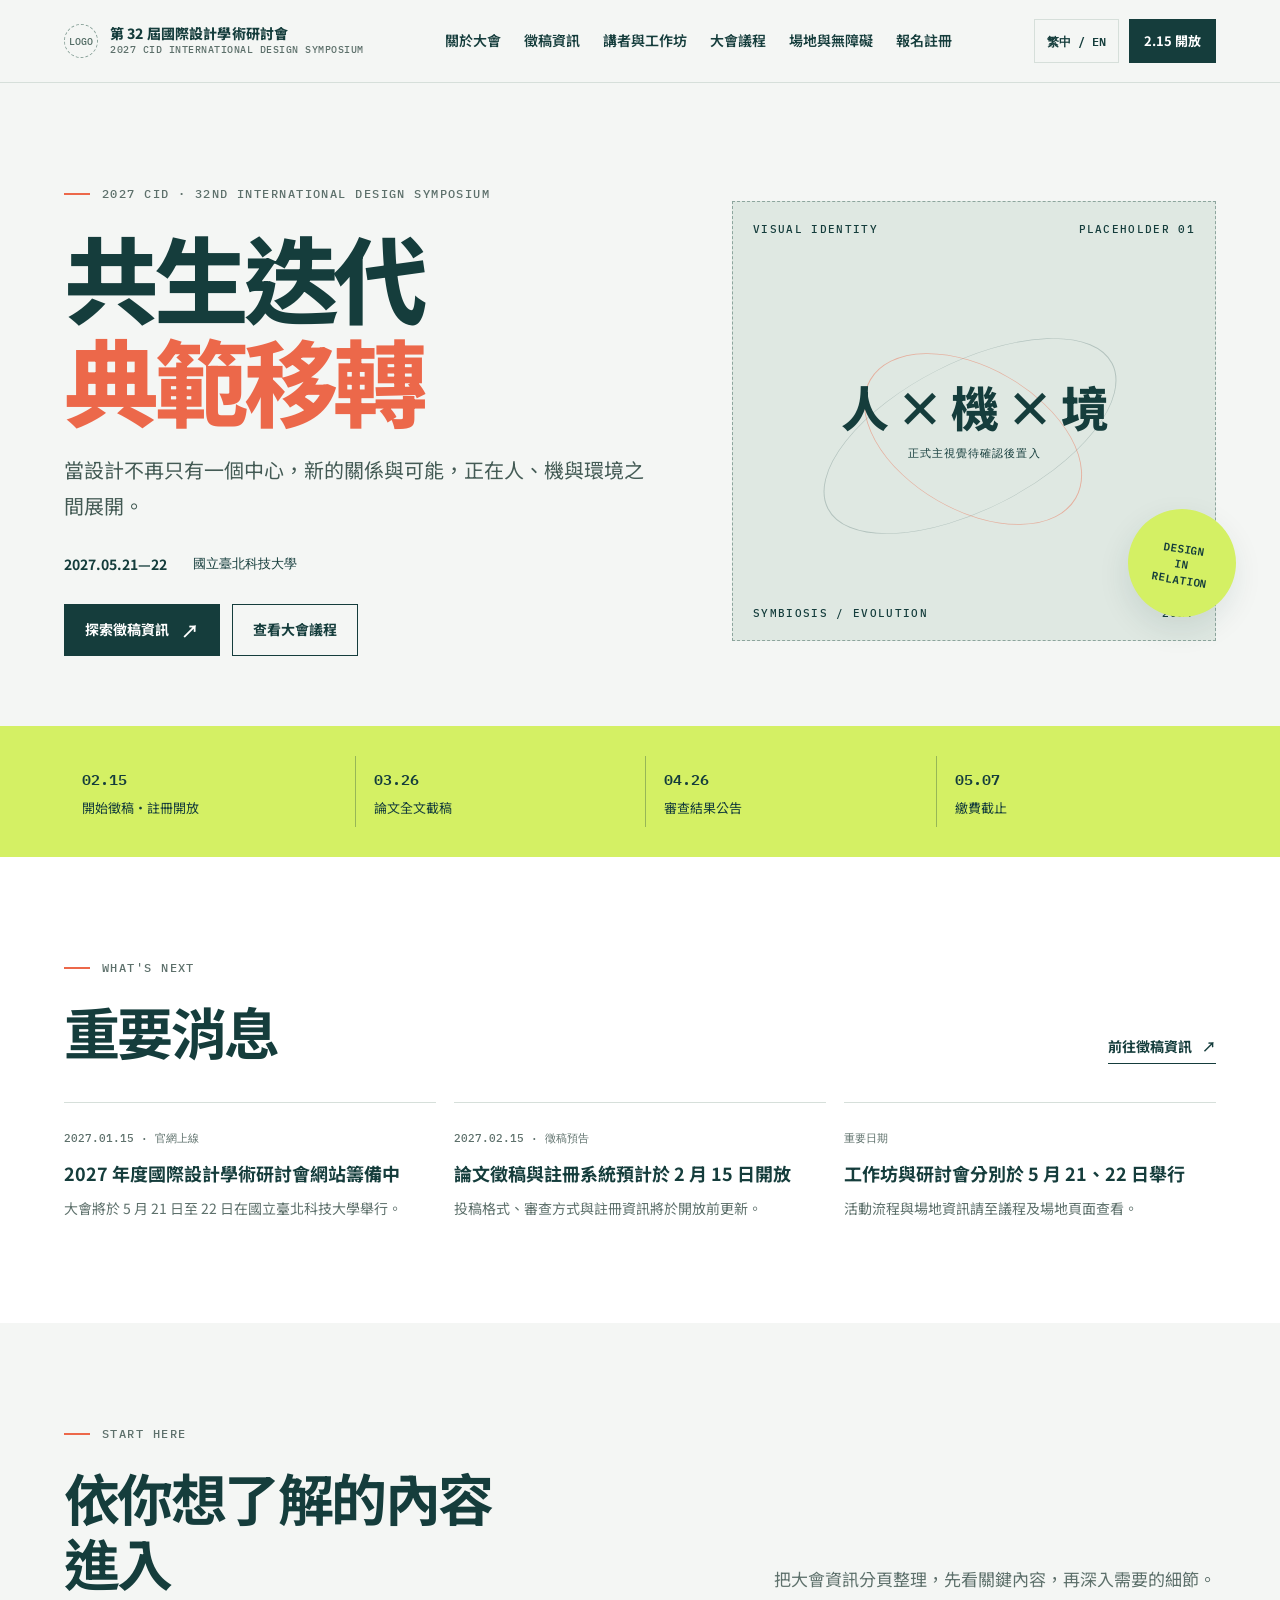
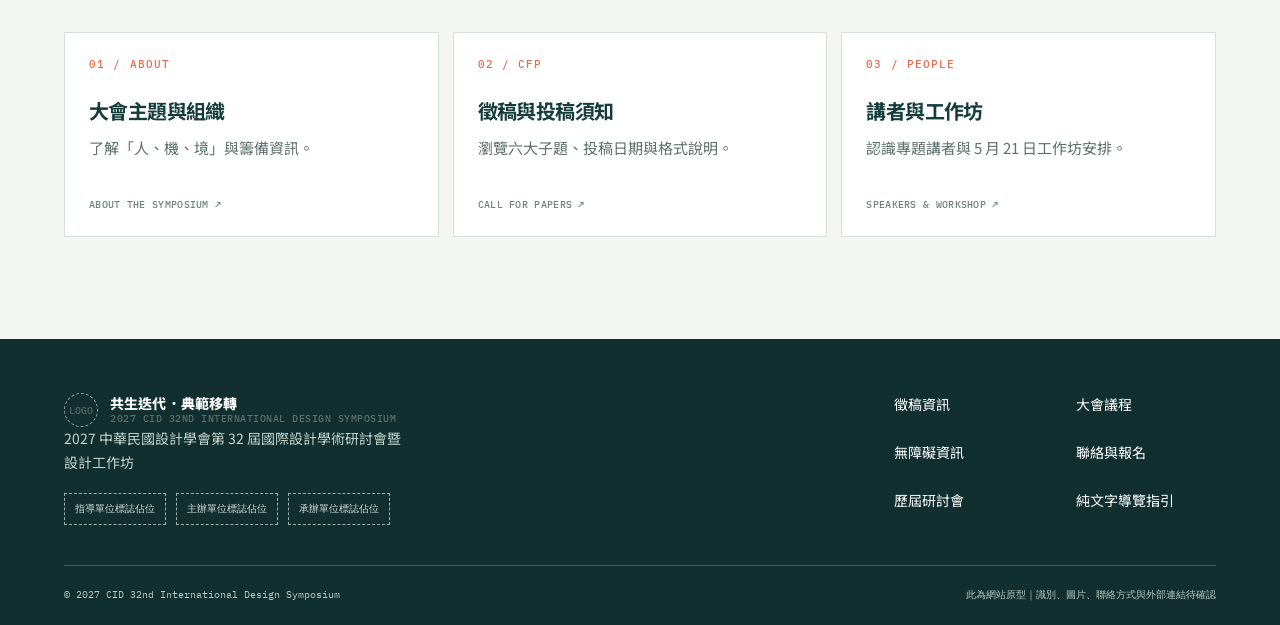
<file: index.html>
<!doctype html>
<html lang="zh-Hant">
<head><meta charset="utf-8"><meta name="viewport" content="width=device-width, initial-scale=1"><meta name="description" content="2027 中華民國設計學會第 32 屆國際設計學術研討會暨設計工作坊"><title>共生迭代．典範移轉｜2027 國際設計學術研討會</title><link rel="stylesheet" href="site.css"></head>
<body data-page="home"><div id="site-header"></div>
<main id="main">
  <section class="hero"><div class="shell hero-grid">
    <div><div class="eyebrow">2027 CID · 32ND INTERNATIONAL DESIGN SYMPOSIUM</div><h1>共生迭代<br><em>典範移轉</em></h1><p class="hero-copy">當設計不再只有一個中心，新的關係與可能，正在人、機與環境之間展開。</p>
      <div class="hero-meta"><span><strong>2027.05.21—22</strong></span><span>國立臺北科技大學</span></div>
      <div class="hero-actions"><a class="button" href="call-for-papers.html">探索徵稿資訊 <span class="arrow" aria-hidden="true">↗</span></a><a class="button secondary" href="program.html">查看大會議程</a></div>
    </div>
    <div class="hero-art"><div class="visual-placeholder" aria-label="主視覺圖片佔位"><div class="placeholder-tag"><span>VISUAL IDENTITY</span><span>PLACEHOLDER 01</span></div><div class="placeholder-core">人 × 機 × 境<small>正式主視覺待確認後置入</small></div><div class="placeholder-tag"><span>SYMBIOSIS / EVOLUTION</span><span>2027</span></div></div><div class="hero-sticker">DESIGN<br>IN<br>RELATION</div></div>
  </div></section>
  <div class="date-band"><div class="shell date-row" aria-label="近期重要日期">
    <div class="date-cell"><time datetime="2027-02-15">02.15</time><span>開始徵稿・註冊開放</span></div><div class="date-cell"><time datetime="2027-03-26">03.26</time><span>論文全文截稿</span></div><div class="date-cell"><time datetime="2027-04-26">04.26</time><span>審查結果公告</span></div><div class="date-cell"><time datetime="2027-05-07">05.07</time><span>繳費截止</span></div>
  </div></div>
  <section class="section white"><div class="shell"><div class="section-head"><div><div class="eyebrow">WHAT'S NEXT</div><h2>重要消息</h2></div><a class="text-link" href="call-for-papers.html">前往徵稿資訊 <span aria-hidden="true">↗</span></a></div>
    <div class="news-list"><article class="news-item"><time datetime="2027-01-15">2027.01.15 · 官網上線</time><h3>2027 年度國際設計學術研討會網站籌備中</h3><p>大會將於 5 月 21 日至 22 日在國立臺北科技大學舉行。</p></article><article class="news-item"><time datetime="2027-02-15">2027.02.15 · 徵稿預告</time><h3>論文徵稿與註冊系統預計於 2 月 15 日開放</h3><p>投稿格式、審查方式與註冊資訊將於開放前更新。</p></article><article class="news-item"><time>重要日期</time><h3>工作坊與研討會分別於 5 月 21、22 日舉行</h3><p>活動流程與場地資訊請至議程及場地頁面查看。</p></article></div>
  </div></section>
  <section class="section"><div class="shell"><div class="section-head"><div><div class="eyebrow">START HERE</div><h2>依你想了解的內容進入</h2></div><p>把大會資訊分頁整理，先看關鍵內容，再深入需要的細節。</p></div>
    <div class="grid-3"><a class="topic-card" href="about.html"><span class="topic-index">01 / ABOUT</span><h3>大會主題與組織</h3><p>了解「人、機、境」與籌備資訊。</p><span class="en">ABOUT THE SYMPOSIUM ↗</span></a><a class="topic-card" href="call-for-papers.html"><span class="topic-index">02 / CFP</span><h3>徵稿與投稿須知</h3><p>瀏覽六大子題、投稿日期與格式說明。</p><span class="en">CALL FOR PAPERS ↗</span></a><a class="topic-card" href="speakers.html"><span class="topic-index">03 / PEOPLE</span><h3>講者與工作坊</h3><p>認識專題講者與 5 月 21 日工作坊安排。</p><span class="en">SPEAKERS & WORKSHOP ↗</span></a></div>
  </div></section>
</main><div id="site-footer"></div><div id="toast" class="toast" role="status" aria-live="polite"></div><script src="site.js"></script></body></html>
</file>
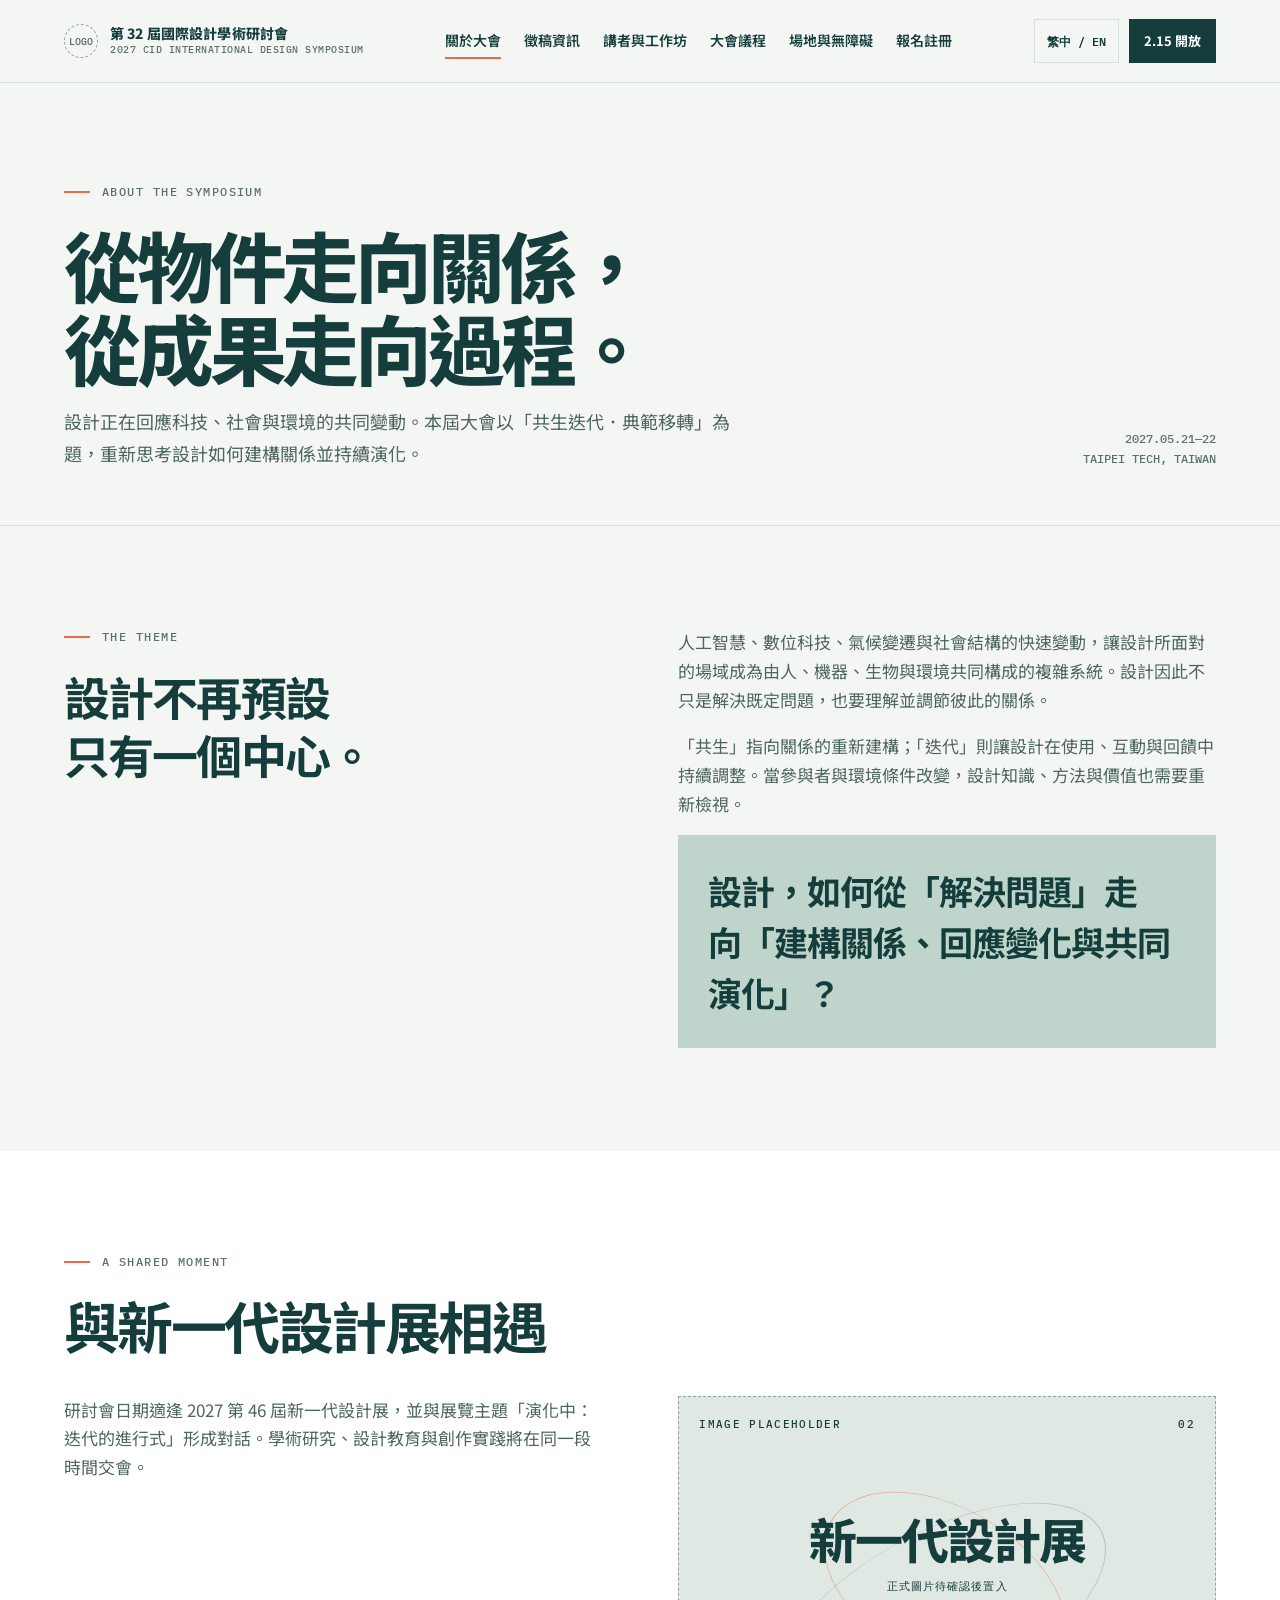
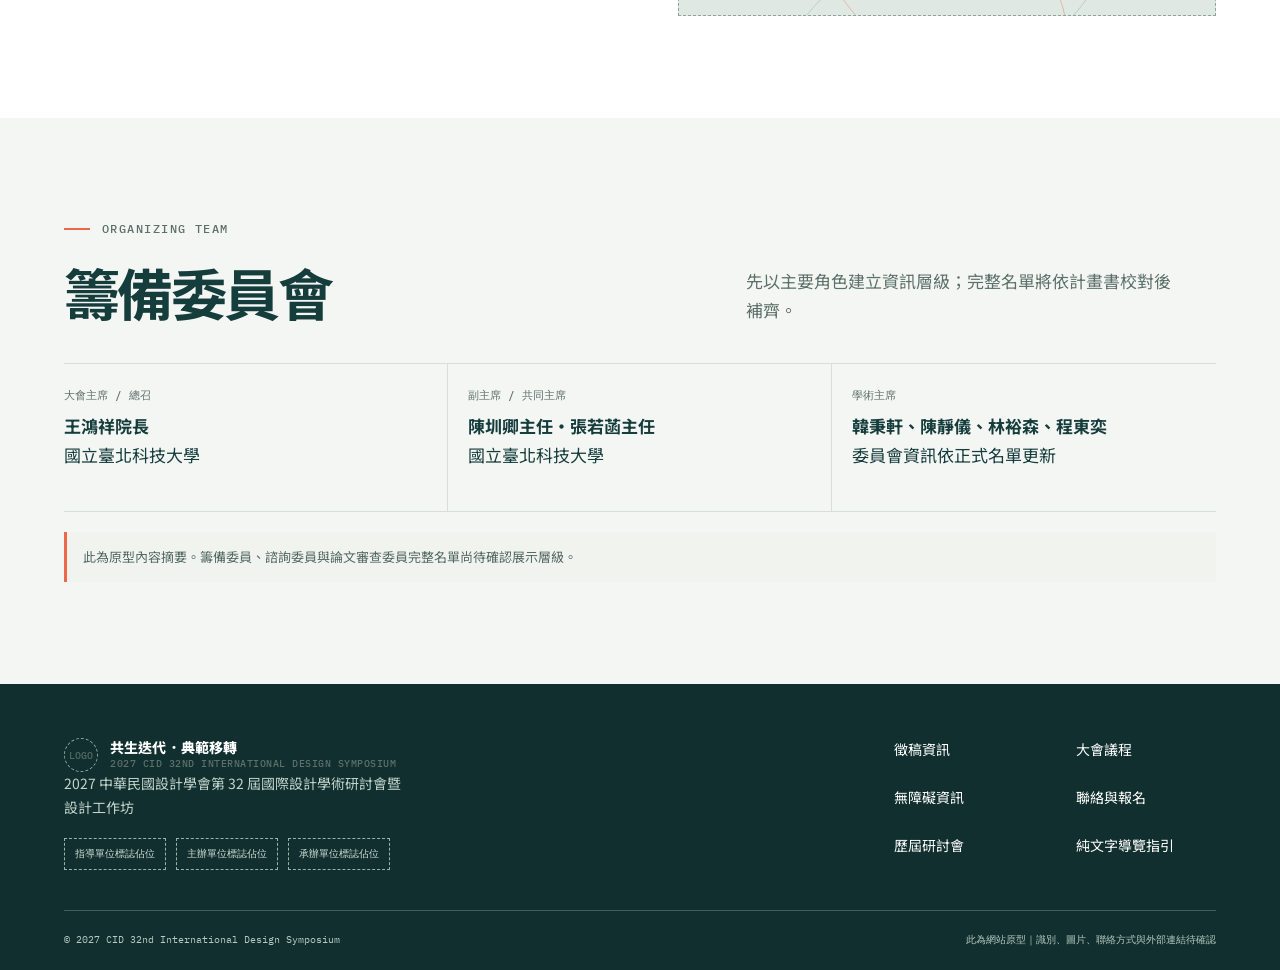
<file: about.html>
<!doctype html>
<html lang="zh-Hant"><head><meta charset="utf-8"><meta name="viewport" content="width=device-width, initial-scale=1"><meta name="description" content="大會緣起、核心主題與籌備資訊"><title>關於大會｜共生迭代．典範移轉</title><link rel="stylesheet" href="site.css"></head>
<body data-page="about"><div id="site-header"></div><main id="main">
  <section class="subhero"><div class="shell subhero-row"><div><div class="eyebrow">ABOUT THE SYMPOSIUM</div><h1>從物件走向關係，<br>從成果走向過程。</h1><p class="intro">設計正在回應科技、社會與環境的共同變動。本屆大會以「共生迭代．典範移轉」為題，重新思考設計如何建構關係並持續演化。</p></div><div class="subhero-aside">2027.05.21—22<br>TAIPEI TECH, TAIWAN</div></div></section>
  <section class="section"><div class="shell copy-grid"><div><div class="eyebrow">THE THEME</div><h2>設計不再預設<br>只有一個中心。</h2></div><div><p>人工智慧、數位科技、氣候變遷與社會結構的快速變動，讓設計所面對的場域成為由人、機器、生物與環境共同構成的複雜系統。設計因此不只是解決既定問題，也要理解並調節彼此的關係。</p><p>「共生」指向關係的重新建構；「迭代」則讓設計在使用、互動與回饋中持續調整。當參與者與環境條件改變，設計知識、方法與價值也需要重新檢視。</p><div class="quote-panel">設計，如何從「解決問題」走向「建構關係、回應變化與共同演化」？</div></div></div></section>
  <section class="section white"><div class="shell"><div class="section-head"><div><div class="eyebrow">A SHARED MOMENT</div><h2>與新一代設計展相遇</h2></div></div><div class="copy-grid"><div><p>研討會日期適逢 2027 第 46 屆新一代設計展，並與展覽主題「演化中：迭代的進行式」形成對話。學術研究、設計教育與創作實踐將在同一段時間交會。</p></div><div><div class="visual-placeholder" style="min-height:220px" aria-label="展覽相關圖片佔位"><div class="placeholder-tag"><span>IMAGE PLACEHOLDER</span><span>02</span></div><div class="placeholder-core">新一代設計展<small>正式圖片待確認後置入</small></div></div></div></div></div></section>
  <section class="section"><div class="shell"><div class="section-head"><div><div class="eyebrow">ORGANIZING TEAM</div><h2>籌備委員會</h2></div><p>先以主要角色建立資訊層級；完整名單將依計畫書校對後補齊。</p></div><div class="committee-strip"><div><small>大會主席 / 總召</small><strong>王鴻祥院長</strong><p>國立臺北科技大學</p></div><div><small>副主席 / 共同主席</small><strong>陳圳卿主任・張若菡主任</strong><p>國立臺北科技大學</p></div><div><small>學術主席</small><strong>韓秉軒、陳靜儀、林裕森、程東奕</strong><p>委員會資訊依正式名單更新</p></div></div><div class="prototype-note">此為原型內容摘要。籌備委員、諮詢委員與論文審查委員完整名單尚待確認展示層級。</div></div></section>
</main><div id="site-footer"></div><div id="toast" class="toast" role="status" aria-live="polite"></div><script src="site.js"></script></body></html>
</file>
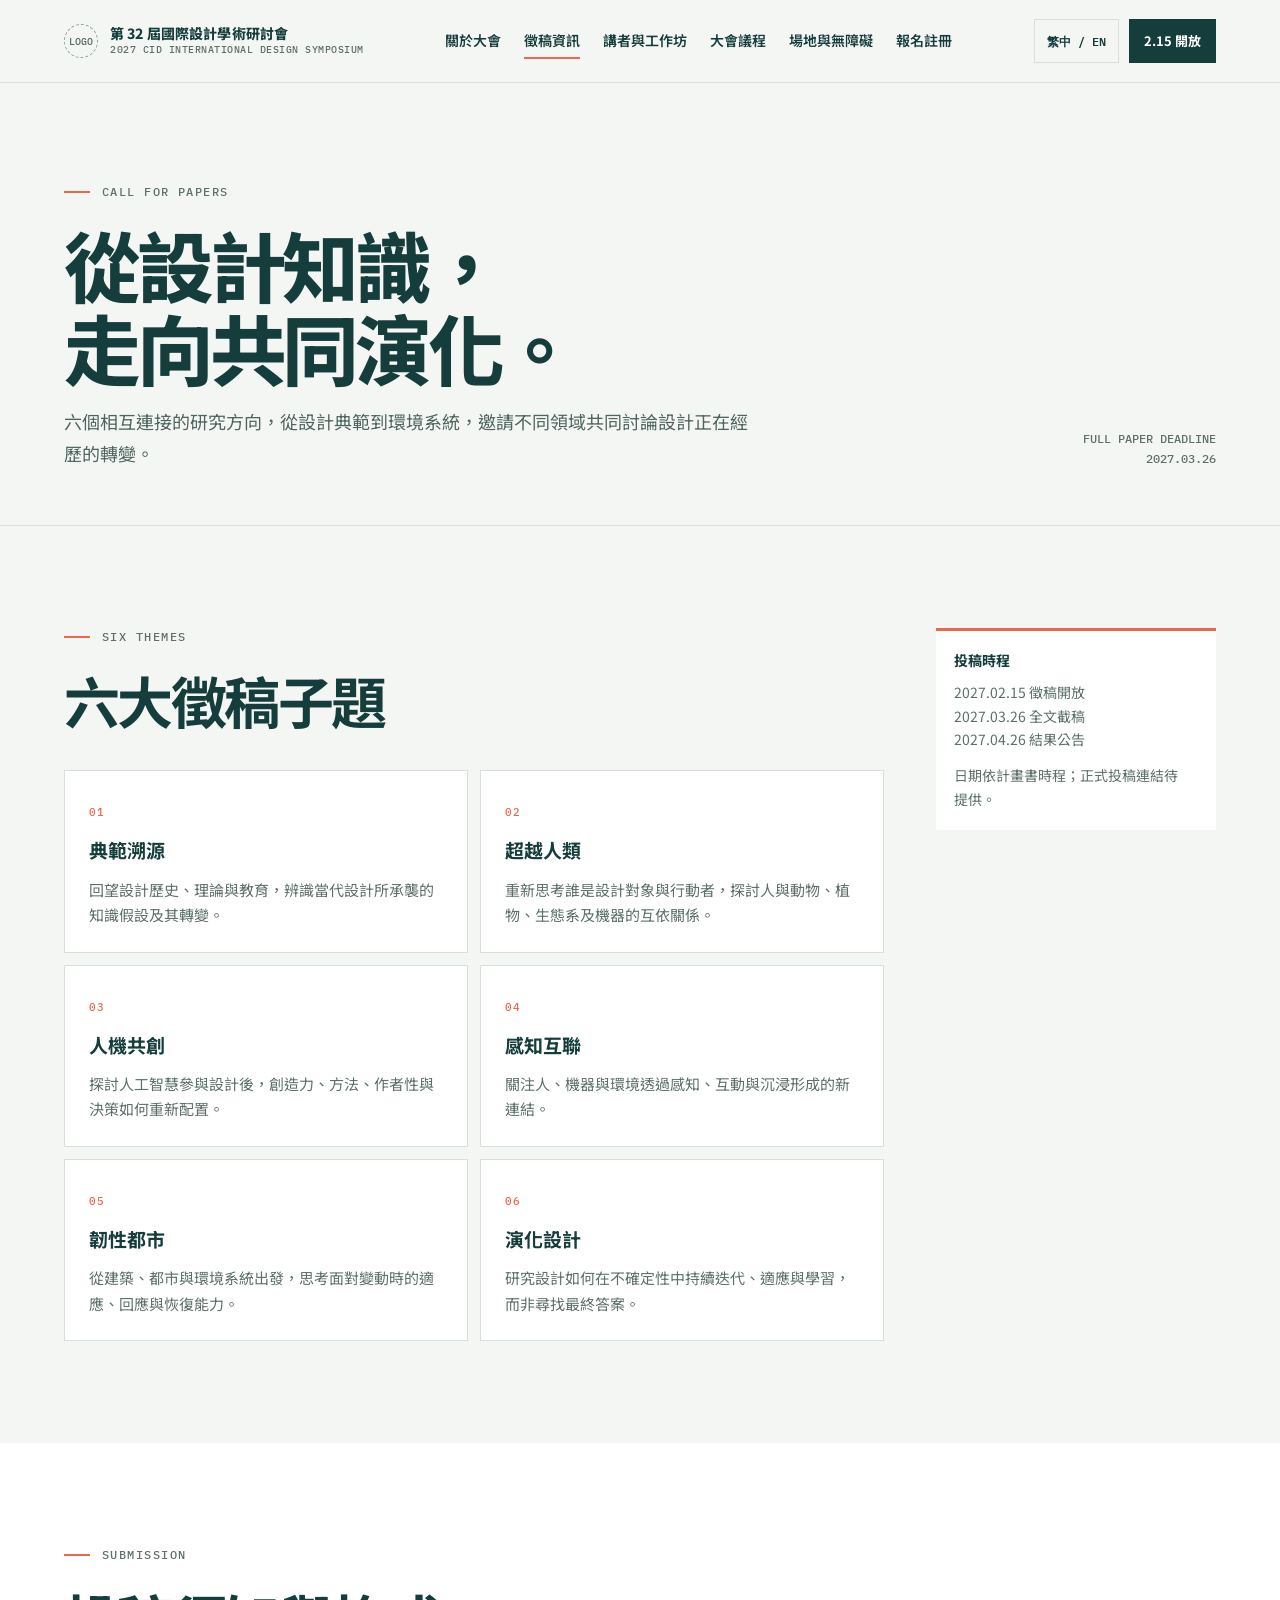
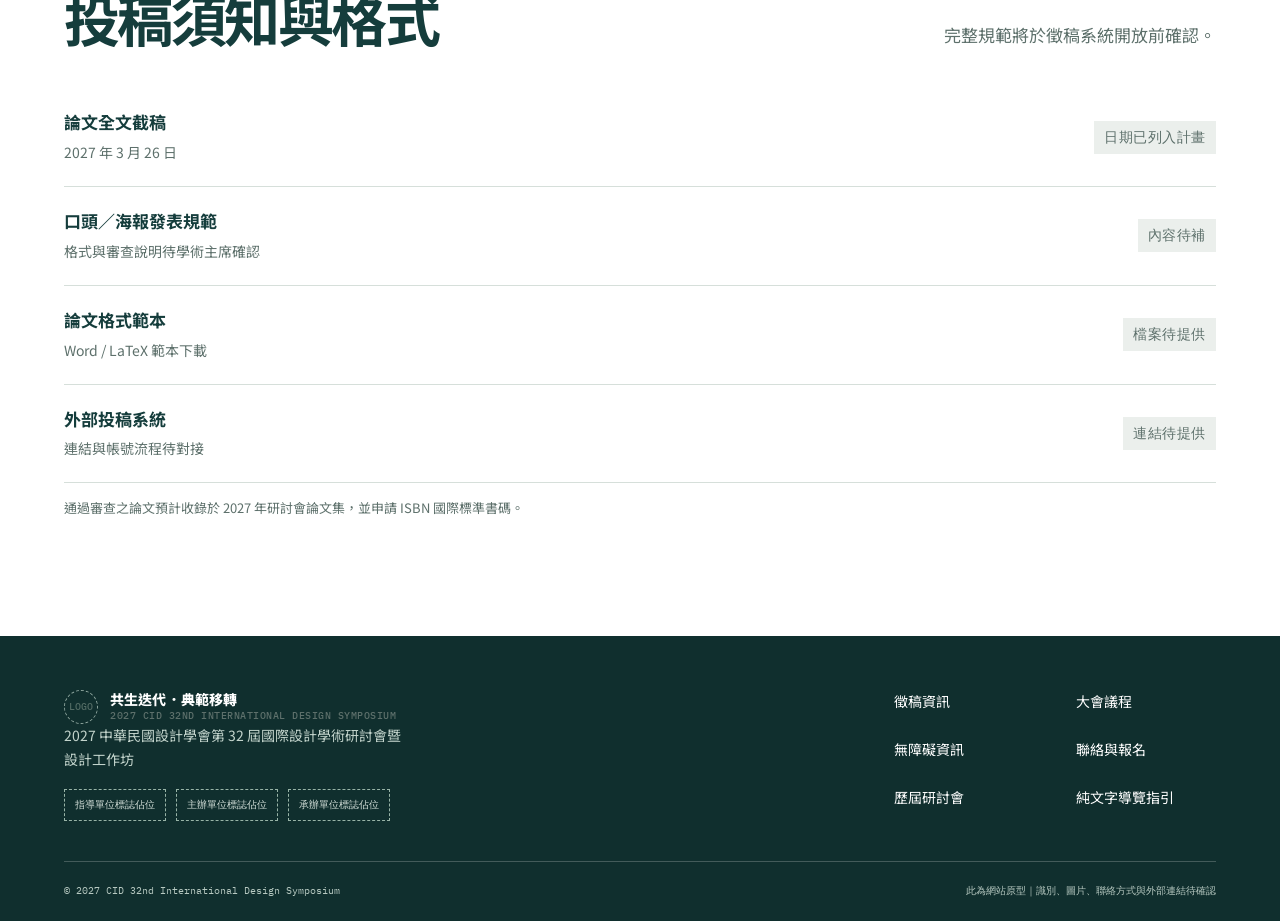
<file: call-for-papers.html>
<!doctype html>
<html lang="zh-Hant"><head><meta charset="utf-8"><meta name="viewport" content="width=device-width, initial-scale=1"><meta name="description" content="六大徵稿子題、論文投稿日期與格式"><title>徵稿資訊｜共生迭代．典範移轉</title><link rel="stylesheet" href="site.css"></head>
<body data-page="call-for-papers"><div id="site-header"></div><main id="main">
  <section class="subhero"><div class="shell subhero-row"><div><div class="eyebrow">CALL FOR PAPERS</div><h1>從設計知識，<br>走向共同演化。</h1><p class="intro">六個相互連接的研究方向，從設計典範到環境系統，邀請不同領域共同討論設計正在經歷的轉變。</p></div><div class="subhero-aside">FULL PAPER DEADLINE<br>2027.03.26</div></div></section>
  <section class="section"><div class="shell content-layout"><div><div class="section-head"><div><div class="eyebrow">SIX THEMES</div><h2>六大徵稿子題</h2></div></div><div class="topic-list">
    <article class="topic-detail"><span class="topic-index">01</span><h3>典範溯源</h3><p>回望設計歷史、理論與教育，辨識當代設計所承襲的知識假設及其轉變。</p></article>
    <article class="topic-detail"><span class="topic-index">02</span><h3>超越人類</h3><p>重新思考誰是設計對象與行動者，探討人與動物、植物、生態系及機器的互依關係。</p></article>
    <article class="topic-detail"><span class="topic-index">03</span><h3>人機共創</h3><p>探討人工智慧參與設計後，創造力、方法、作者性與決策如何重新配置。</p></article>
    <article class="topic-detail"><span class="topic-index">04</span><h3>感知互聯</h3><p>關注人、機器與環境透過感知、互動與沉浸形成的新連結。</p></article>
    <article class="topic-detail"><span class="topic-index">05</span><h3>韌性都市</h3><p>從建築、都市與環境系統出發，思考面對變動時的適應、回應與恢復能力。</p></article>
    <article class="topic-detail"><span class="topic-index">06</span><h3>演化設計</h3><p>研究設計如何在不確定性中持續迭代、適應與學習，而非尋找最終答案。</p></article>
  </div></div><aside class="side-note"><strong>投稿時程</strong>2027.02.15 徵稿開放<br>2027.03.26 全文截稿<br>2027.04.26 結果公告<p style="margin:12px 0 0">日期依計畫書時程；正式投稿連結待提供。</p></aside></div></section>
  <section class="section white"><div class="shell"><div class="section-head"><div><div class="eyebrow">SUBMISSION</div><h2>投稿須知與格式</h2></div><p>完整規範將於徵稿系統開放前確認。</p></div><div class="resource-row"><div><strong>論文全文截稿</strong><span>2027 年 3 月 26 日</span></div><span class="status-pill">日期已列入計畫</span></div><div class="resource-row"><div><strong>口頭／海報發表規範</strong><span>格式與審查說明待學術主席確認</span></div><span class="status-pill">內容待補</span></div><div class="resource-row"><div><strong>論文格式範本</strong><span>Word / LaTeX 範本下載</span></div><span class="status-pill">檔案待提供</span></div><div class="resource-row"><div><strong>外部投稿系統</strong><span>連結與帳號流程待對接</span></div><span class="status-pill">連結待提供</span></div><p class="schedule-note">通過審查之論文預計收錄於 2027 年研討會論文集，並申請 ISBN 國際標準書碼。</p></div></section>
</main><div id="site-footer"></div><div id="toast" class="toast" role="status" aria-live="polite"></div><script src="site.js"></script></body></html>
</file>
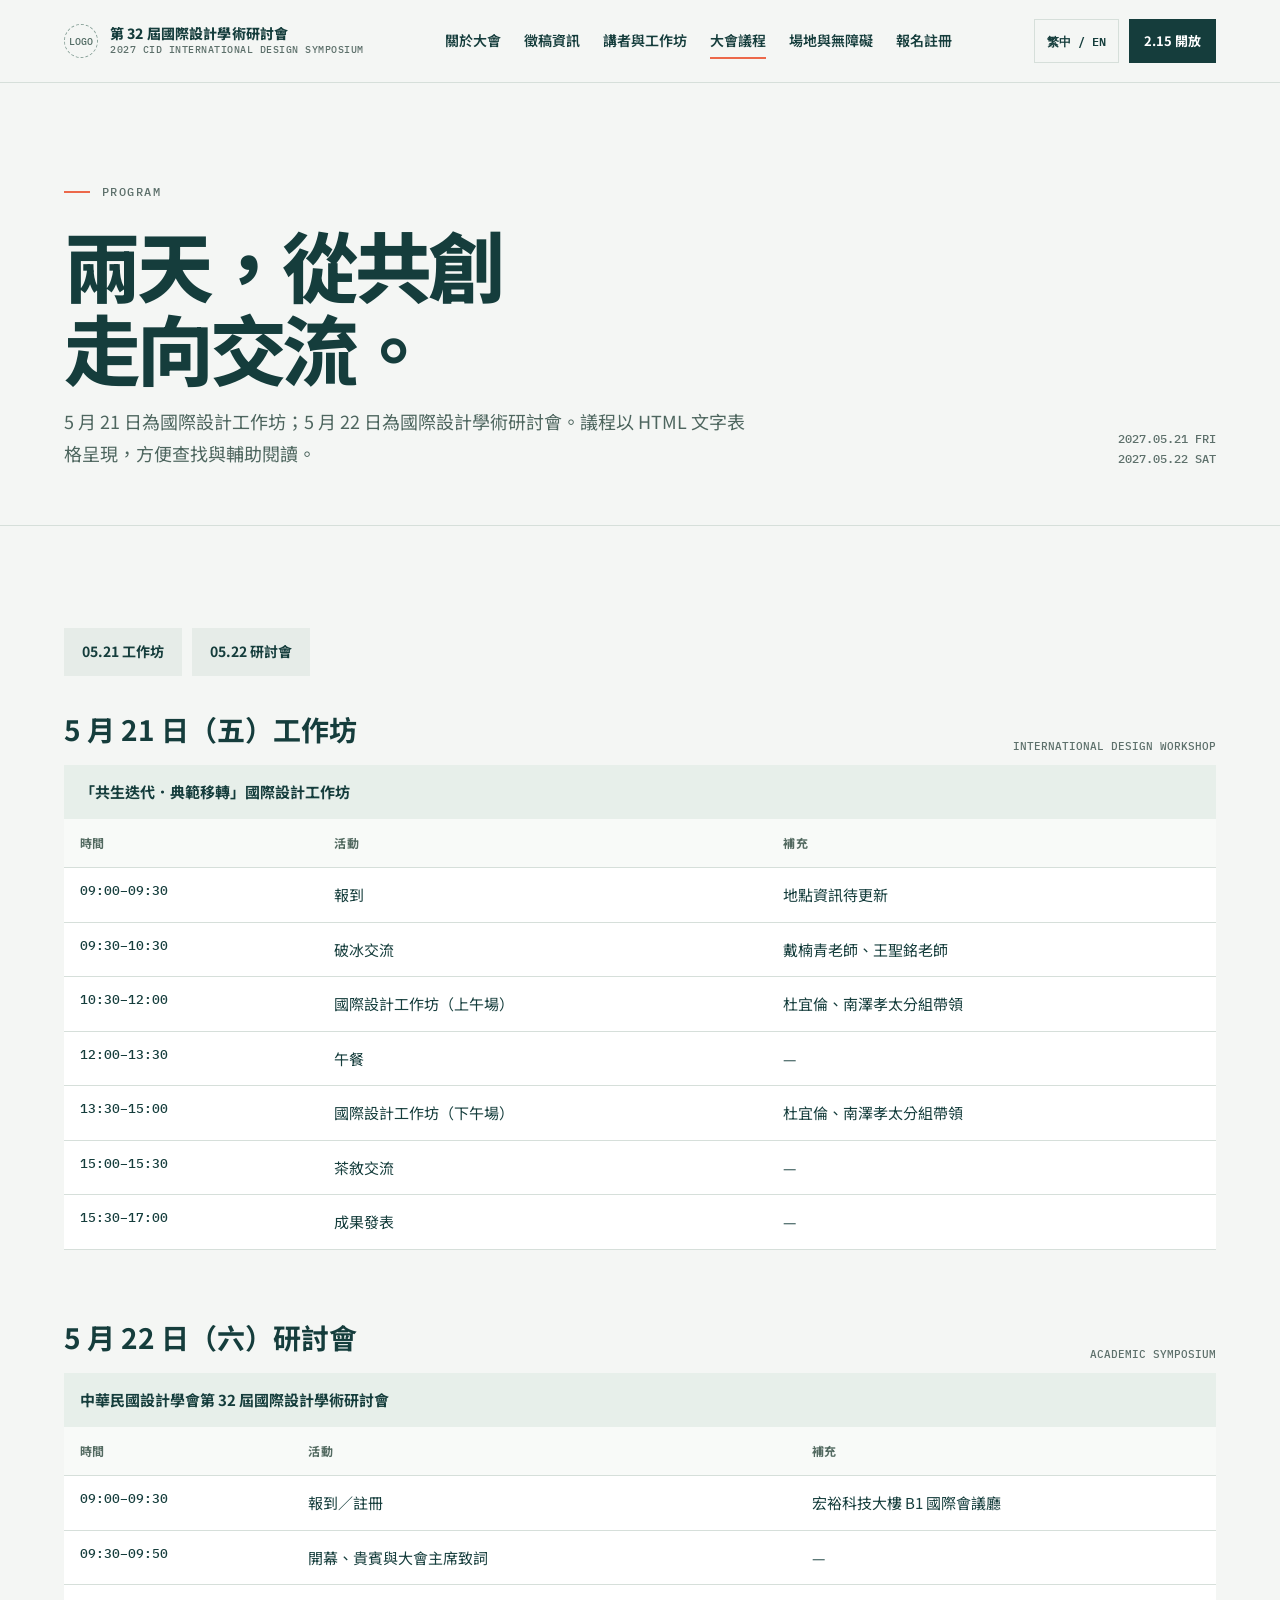
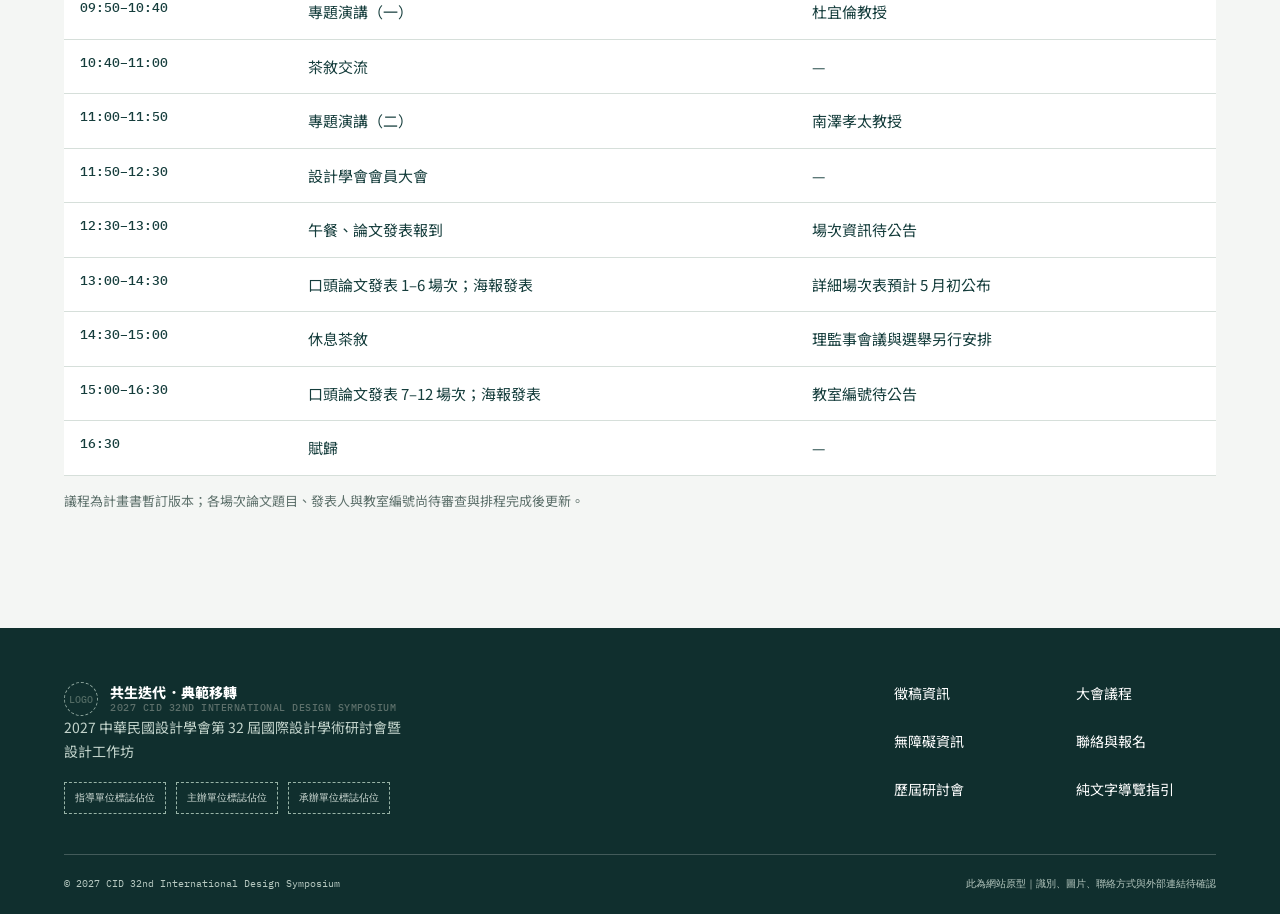
<file: program.html>
<!doctype html>
<html lang="zh-Hant"><head><meta charset="utf-8"><meta name="viewport" content="width=device-width, initial-scale=1"><meta name="description" content="2027 年 5 月 21 日工作坊與 5 月 22 日研討會議程"><title>大會議程｜共生迭代．典範移轉</title><link rel="stylesheet" href="site.css"></head>
<body data-page="program"><div id="site-header"></div><main id="main">
  <section class="subhero"><div class="shell subhero-row"><div><div class="eyebrow">PROGRAM</div><h1>兩天，從共創<br>走向交流。</h1><p class="intro">5 月 21 日為國際設計工作坊；5 月 22 日為國際設計學術研討會。議程以 HTML 文字表格呈現，方便查找與輔助閱讀。</p></div><div class="subhero-aside">2027.05.21 FRI<br>2027.05.22 SAT</div></div></section>
  <section class="section"><div class="shell"><div class="schedule-tabs"><a href="#workshop-day">05.21 工作坊</a><a href="#symposium-day">05.22 研討會</a></div>
    <div id="workshop-day" class="schedule-title"><h2>5 月 21 日（五）工作坊</h2><span>INTERNATIONAL DESIGN WORKSHOP</span></div>
    <table><caption>「共生迭代．典範移轉」國際設計工作坊</caption><thead><tr><th scope="col">時間</th><th scope="col">活動</th><th scope="col">補充</th></tr></thead><tbody>
      <tr><td>09:00–09:30</td><td>報到</td><td>地點資訊待更新</td></tr><tr><td>09:30–10:30</td><td>破冰交流</td><td>戴楠青老師、王聖銘老師</td></tr><tr><td>10:30–12:00</td><td>國際設計工作坊（上午場）</td><td>杜宜倫、南澤孝太分組帶領</td></tr><tr><td>12:00–13:30</td><td>午餐</td><td>—</td></tr><tr><td>13:30–15:00</td><td>國際設計工作坊（下午場）</td><td>杜宜倫、南澤孝太分組帶領</td></tr><tr><td>15:00–15:30</td><td>茶敘交流</td><td>—</td></tr><tr><td>15:30–17:00</td><td>成果發表</td><td>—</td></tr>
    </tbody></table>
    <div id="symposium-day" class="schedule-title" style="margin-top:64px"><h2>5 月 22 日（六）研討會</h2><span>ACADEMIC SYMPOSIUM</span></div>
    <table><caption>中華民國設計學會第 32 屆國際設計學術研討會</caption><thead><tr><th scope="col">時間</th><th scope="col">活動</th><th scope="col">補充</th></tr></thead><tbody>
      <tr><td>09:00–09:30</td><td>報到／註冊</td><td>宏裕科技大樓 B1 國際會議廳</td></tr><tr><td>09:30–09:50</td><td>開幕、貴賓與大會主席致詞</td><td>—</td></tr><tr><td>09:50–10:40</td><td>專題演講（一）</td><td>杜宜倫教授</td></tr><tr><td>10:40–11:00</td><td>茶敘交流</td><td>—</td></tr><tr><td>11:00–11:50</td><td>專題演講（二）</td><td>南澤孝太教授</td></tr><tr><td>11:50–12:30</td><td>設計學會會員大會</td><td>—</td></tr><tr><td>12:30–13:00</td><td>午餐、論文發表報到</td><td>場次資訊待公告</td></tr><tr><td>13:00–14:30</td><td>口頭論文發表 1–6 場次；海報發表</td><td>詳細場次表預計 5 月初公布</td></tr><tr><td>14:30–15:00</td><td>休息茶敘</td><td>理監事會議與選舉另行安排</td></tr><tr><td>15:00–16:30</td><td>口頭論文發表 7–12 場次；海報發表</td><td>教室編號待公告</td></tr><tr><td>16:30</td><td>賦歸</td><td>—</td></tr>
    </tbody></table><p class="schedule-note">議程為計畫書暫訂版本；各場次論文題目、發表人與教室編號尚待審查與排程完成後更新。</p>
  </div></section>
</main><div id="site-footer"></div><div id="toast" class="toast" role="status" aria-live="polite"></div><script src="site.js"></script></body></html>
</file>
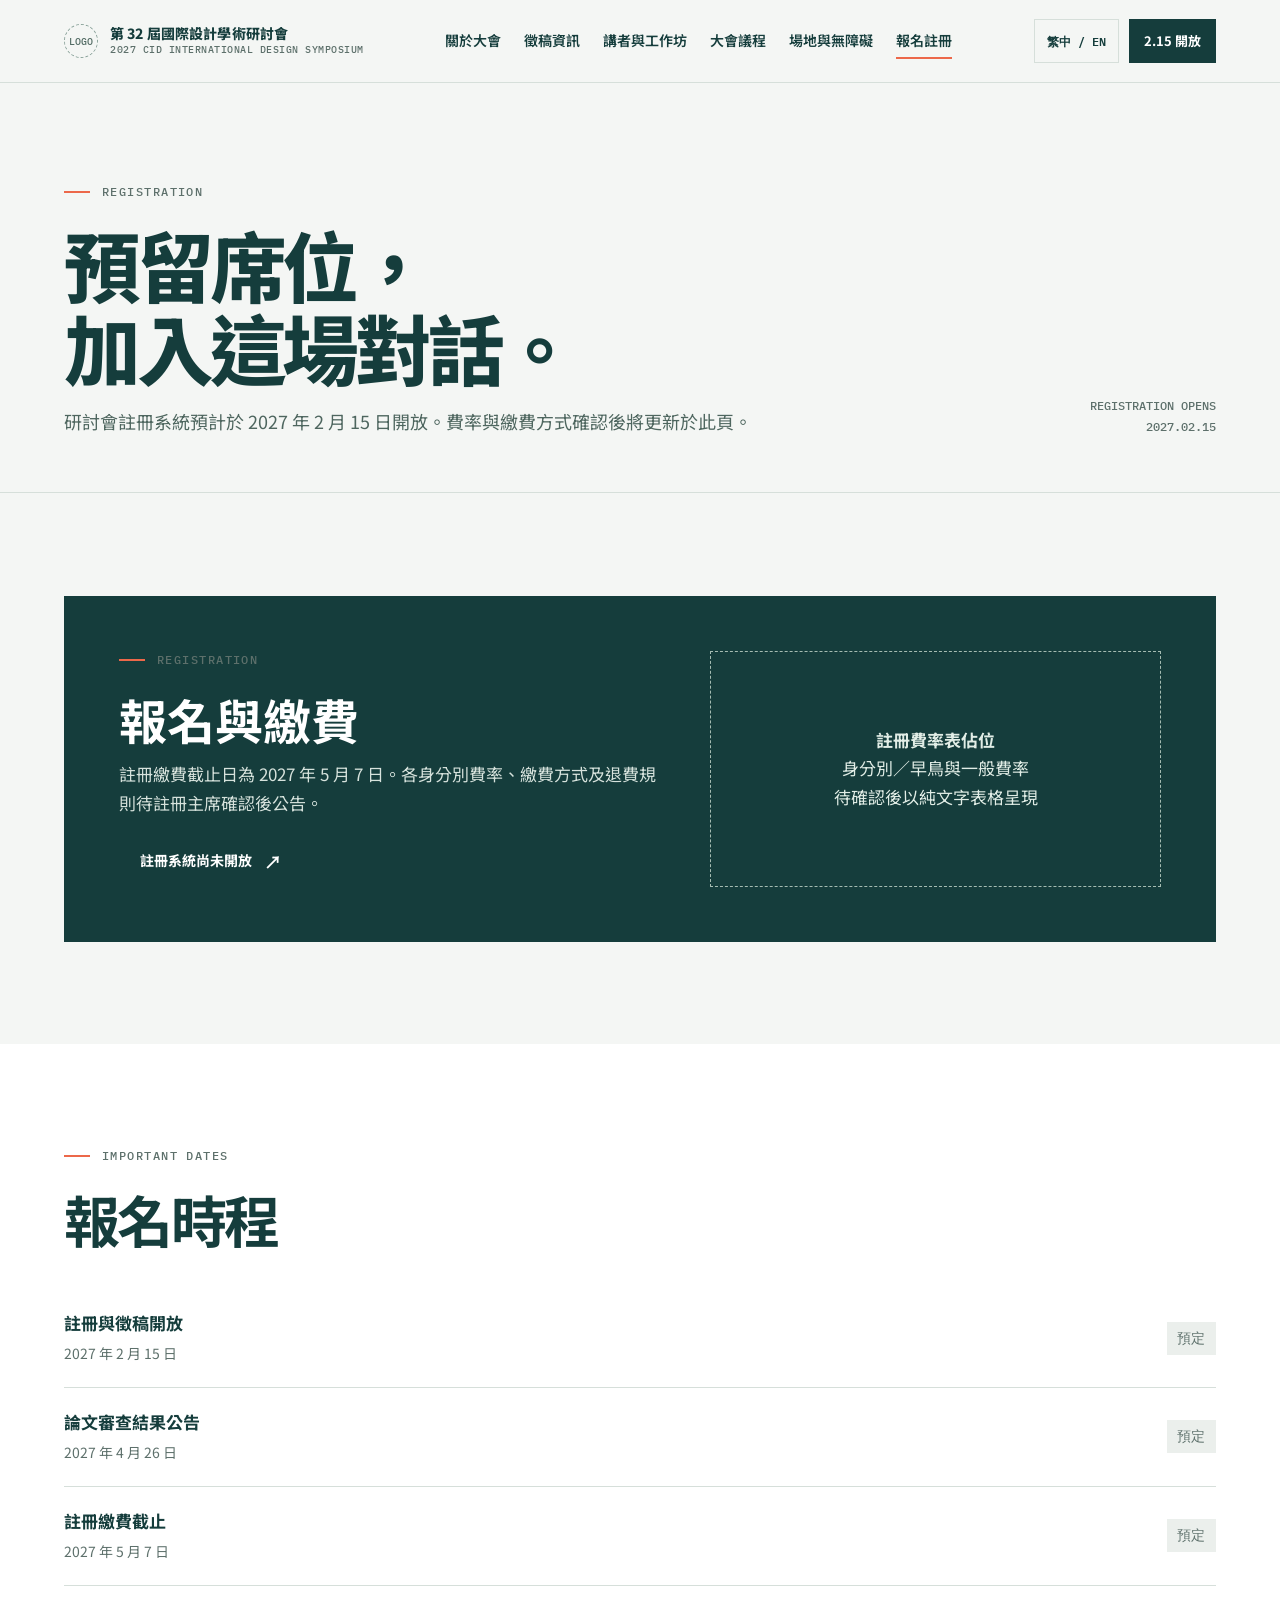
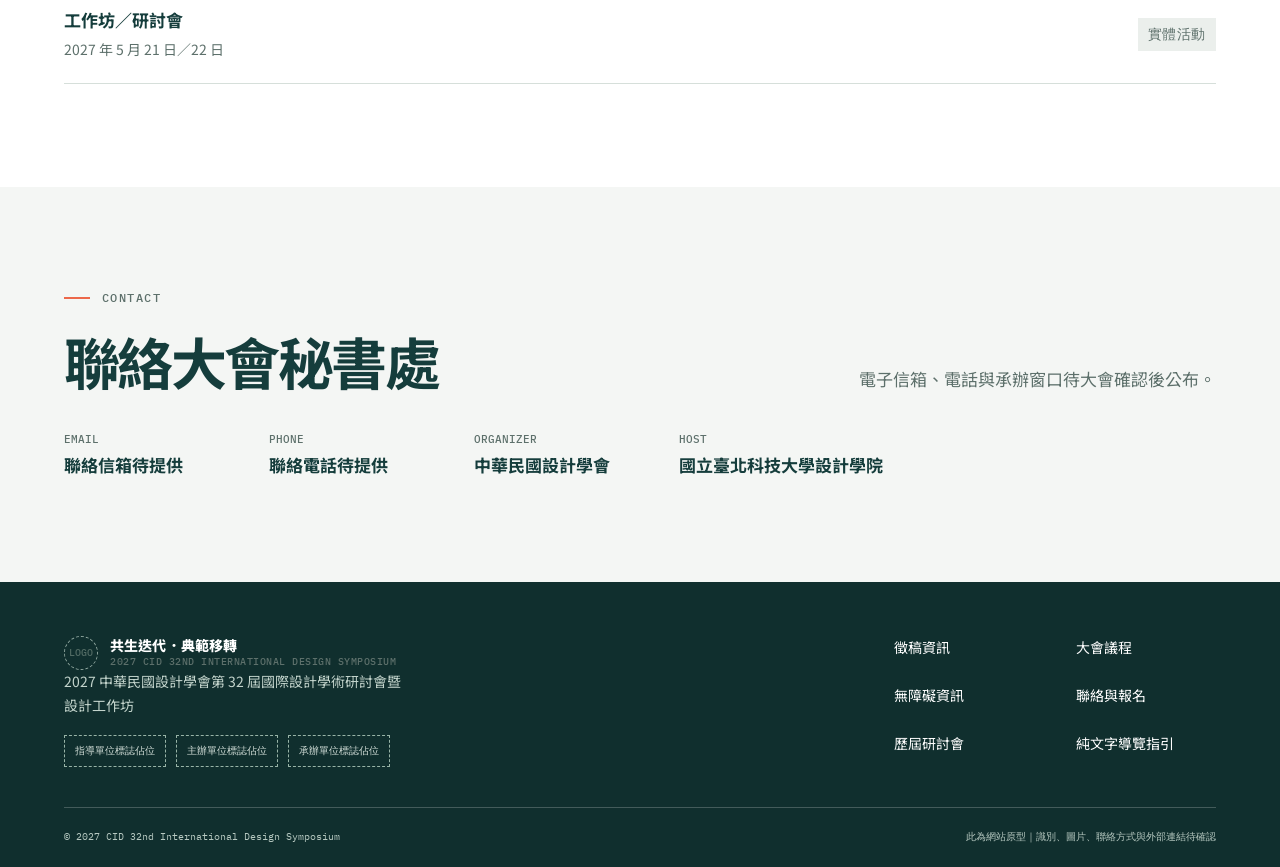
<file: registration.html>
<!doctype html>
<html lang="zh-Hant"><head><meta charset="utf-8"><meta name="viewport" content="width=device-width, initial-scale=1"><meta name="description" content="研討會註冊時程、費率與聯絡資訊"><title>報名註冊｜共生迭代．典範移轉</title><link rel="stylesheet" href="site.css"></head>
<body data-page="registration"><div id="site-header"></div><main id="main">
  <section class="subhero"><div class="shell subhero-row"><div><div class="eyebrow">REGISTRATION</div><h1>預留席位，<br>加入這場對話。</h1><p class="intro">研討會註冊系統預計於 2027 年 2 月 15 日開放。費率與繳費方式確認後將更新於此頁。</p></div><div class="subhero-aside">REGISTRATION OPENS<br>2027.02.15</div></div></section>
  <section class="section"><div class="shell"><div class="registration-card"><div><div class="eyebrow">REGISTRATION</div><h2>報名與繳費</h2><p>註冊繳費截止日為 2027 年 5 月 7 日。各身分別費率、繳費方式及退費規則待註冊主席確認後公告。</p><a class="button" href="#" data-notice="註冊系統預計於 2027 年 2 月 15 日開放；正式連結待提供。">註冊系統尚未開放 <span class="arrow" aria-hidden="true">↗</span></a></div><div class="fee-placeholder"><div><strong>註冊費率表佔位</strong><br>身分別／早鳥與一般費率<br>待確認後以純文字表格呈現</div></div></div></div></section>
  <section class="section white"><div class="shell"><div class="section-head"><div><div class="eyebrow">IMPORTANT DATES</div><h2>報名時程</h2></div></div><div class="resource-row"><div><strong>註冊與徵稿開放</strong><span>2027 年 2 月 15 日</span></div><span class="status-pill">預定</span></div><div class="resource-row"><div><strong>論文審查結果公告</strong><span>2027 年 4 月 26 日</span></div><span class="status-pill">預定</span></div><div class="resource-row"><div><strong>註冊繳費截止</strong><span>2027 年 5 月 7 日</span></div><span class="status-pill">預定</span></div><div class="resource-row"><div><strong>工作坊／研討會</strong><span>2027 年 5 月 21 日／22 日</span></div><span class="status-pill">實體活動</span></div></div></section>
  <section class="section"><div class="shell"><div class="section-head"><div><div class="eyebrow">CONTACT</div><h2>聯絡大會秘書處</h2></div><p>電子信箱、電話與承辦窗口待大會確認後公布。</p></div><div class="contact-card"><div><small>EMAIL</small><strong>聯絡信箱待提供</strong></div><div><small>PHONE</small><strong>聯絡電話待提供</strong></div><div><small>ORGANIZER</small><strong>中華民國設計學會</strong></div><div><small>HOST</small><strong>國立臺北科技大學設計學院</strong></div></div></div></section>
</main><div id="site-footer"></div><div id="toast" class="toast" role="status" aria-live="polite"></div><script src="site.js"></script></body></html>
</file>
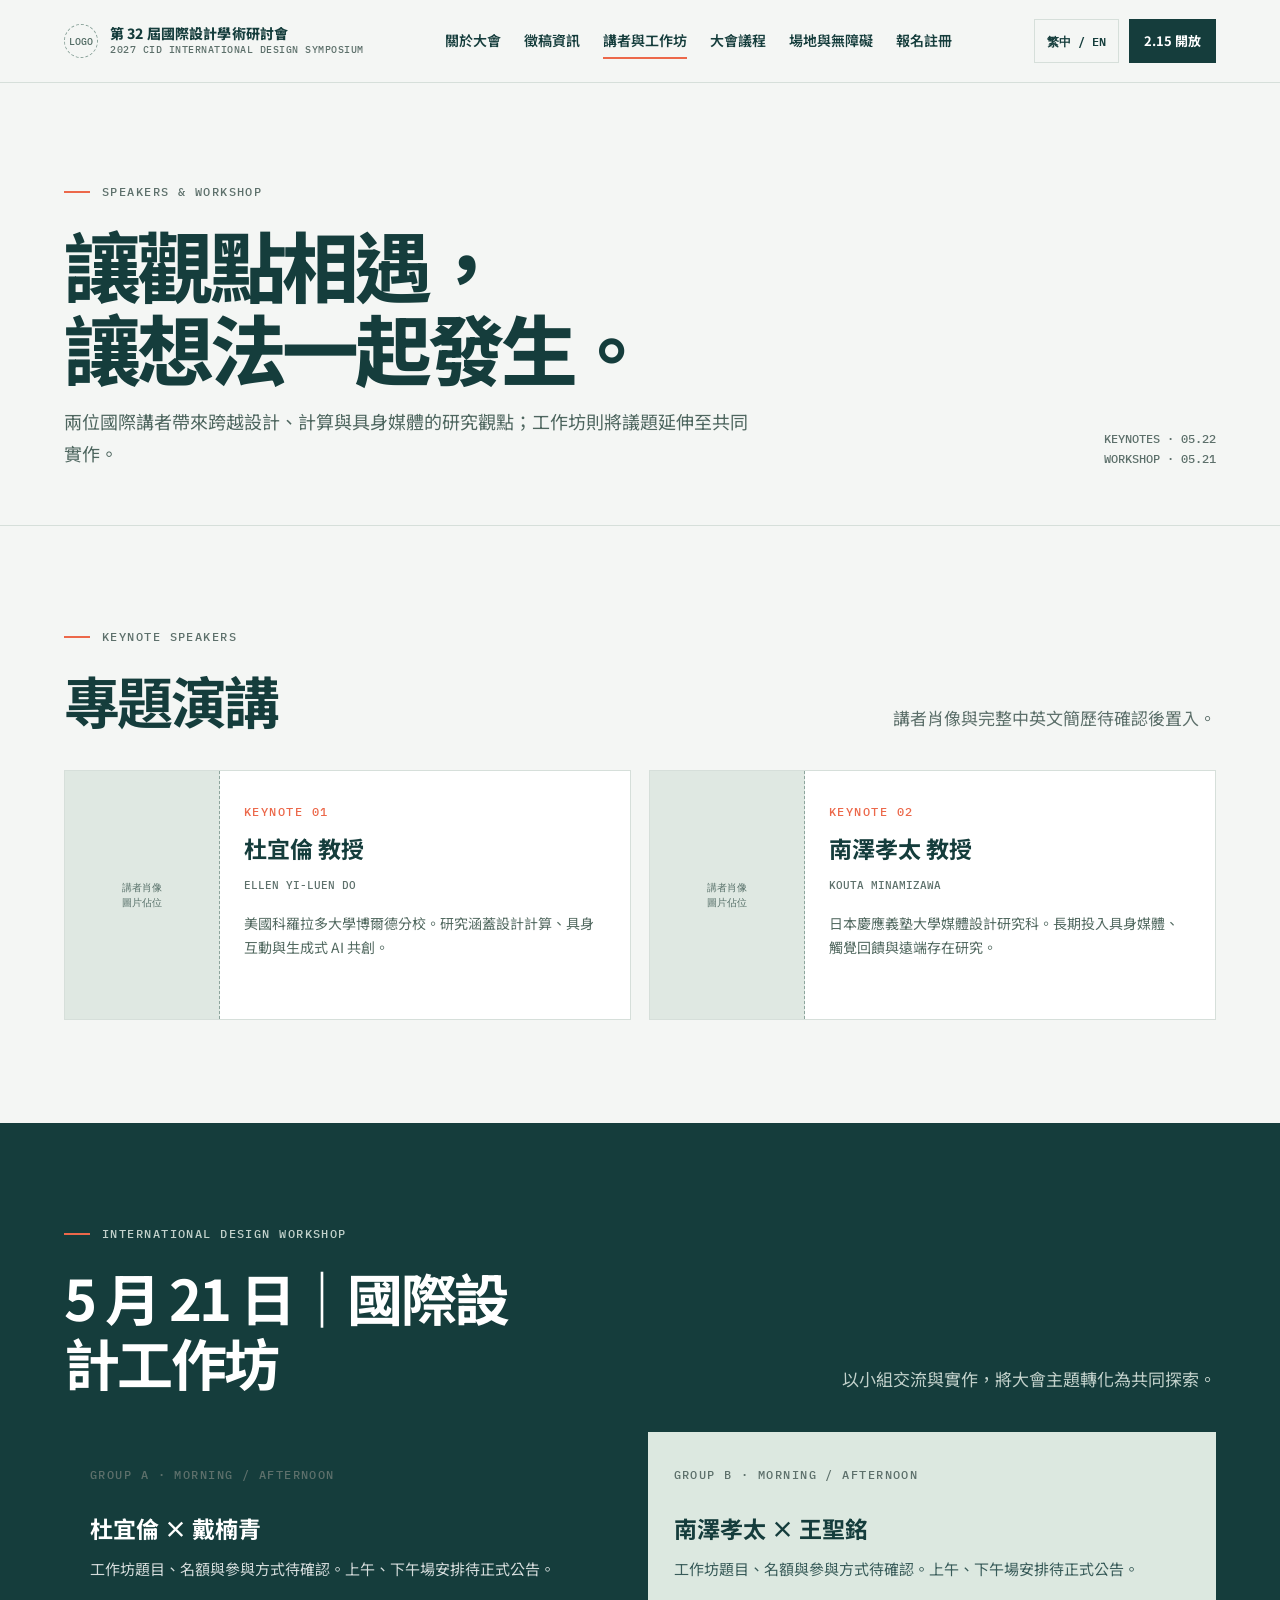
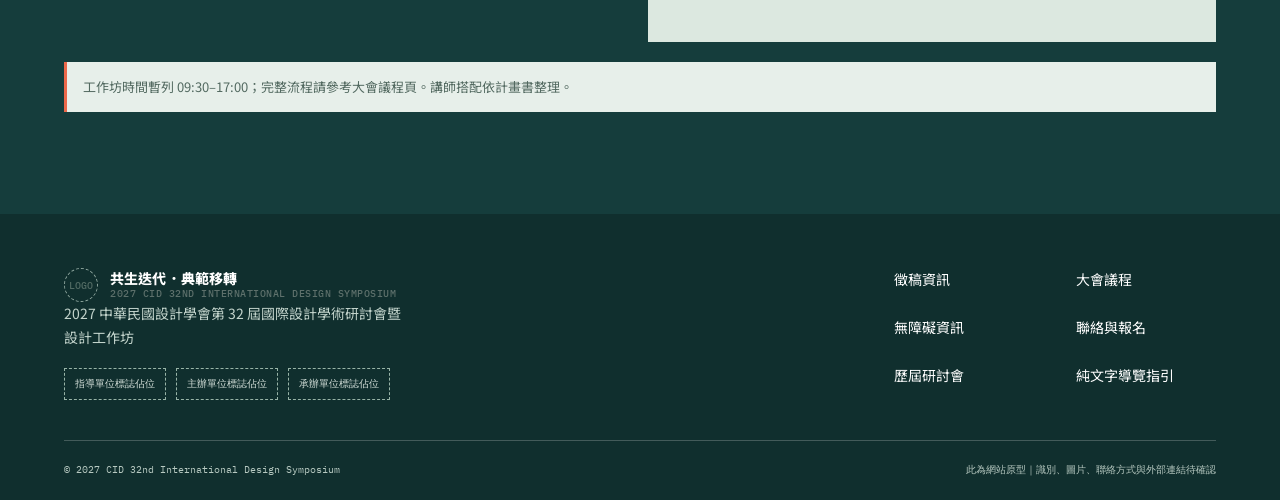
<file: speakers.html>
<!doctype html>
<html lang="zh-Hant"><head><meta charset="utf-8"><meta name="viewport" content="width=device-width, initial-scale=1"><meta name="description" content="專題講者簡介與國際設計工作坊資訊"><title>講者與工作坊｜共生迭代．典範移轉</title><link rel="stylesheet" href="site.css"></head>
<body data-page="speakers"><div id="site-header"></div><main id="main">
  <section class="subhero"><div class="shell subhero-row"><div><div class="eyebrow">SPEAKERS & WORKSHOP</div><h1>讓觀點相遇，<br>讓想法一起發生。</h1><p class="intro">兩位國際講者帶來跨越設計、計算與具身媒體的研究觀點；工作坊則將議題延伸至共同實作。</p></div><div class="subhero-aside">KEYNOTES · 05.22<br>WORKSHOP · 05.21</div></div></section>
  <section class="section"><div class="shell"><div class="section-head"><div><div class="eyebrow">KEYNOTE SPEAKERS</div><h2>專題演講</h2></div><p>講者肖像與完整中英文簡歷待確認後置入。</p></div><div class="speaker-grid">
    <article class="speaker-card"><div class="speaker-img" aria-label="講者肖像佔位">講者肖像<br>圖片佔位</div><div class="speaker-info"><span class="label">KEYNOTE 01</span><h3>杜宜倫 教授</h3><span class="roman">ELLEN YI-LUEN DO</span><p>美國科羅拉多大學博爾德分校。研究涵蓋設計計算、具身互動與生成式 AI 共創。</p></div></article>
    <article class="speaker-card"><div class="speaker-img" aria-label="講者肖像佔位">講者肖像<br>圖片佔位</div><div class="speaker-info"><span class="label">KEYNOTE 02</span><h3>南澤孝太 教授</h3><span class="roman">KOUTA MINAMIZAWA</span><p>日本慶應義塾大學媒體設計研究科。長期投入具身媒體、觸覺回饋與遠端存在研究。</p></div></article>
  </div></div></section>
  <section class="section dark"><div class="shell"><div class="section-head"><div><div class="eyebrow">INTERNATIONAL DESIGN WORKSHOP</div><h2>5 月 21 日｜國際設計工作坊</h2></div><p>以小組交流與實作，將大會主題轉化為共同探索。</p></div><div class="workshop-grid"><article class="workshop-card"><span class="label">GROUP A · MORNING / AFTERNOON</span><h3>杜宜倫 × 戴楠青</h3><p>工作坊題目、名額與參與方式待確認。上午、下午場安排待正式公告。</p></article><article class="workshop-card"><span class="label">GROUP B · MORNING / AFTERNOON</span><h3>南澤孝太 × 王聖銘</h3><p>工作坊題目、名額與參與方式待確認。上午、下午場安排待正式公告。</p></article></div><div class="prototype-note" style="background:#e7efea">工作坊時間暫列 09:30–17:00；完整流程請參考大會議程頁。講師搭配依計畫書整理。</div></div></section>
</main><div id="site-footer"></div><div id="toast" class="toast" role="status" aria-live="polite"></div><script src="site.js"></script></body></html>
</file>
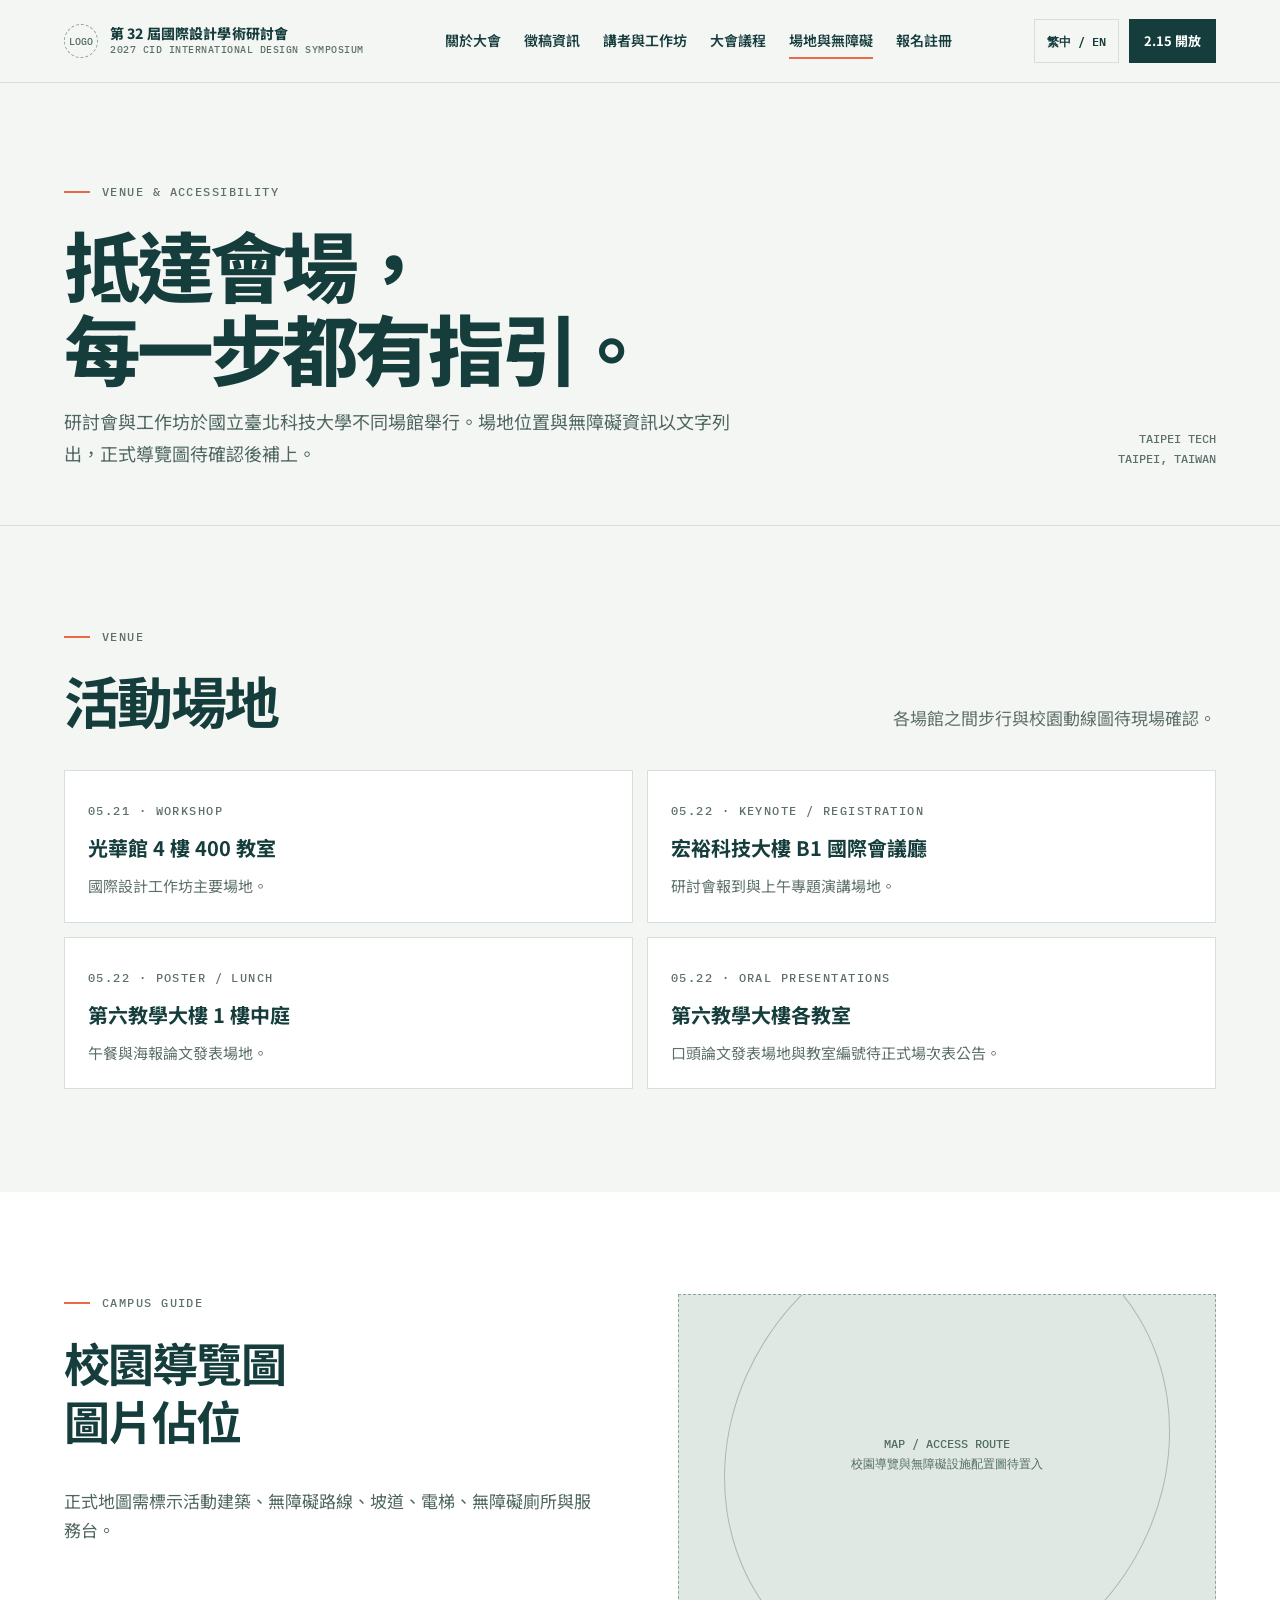
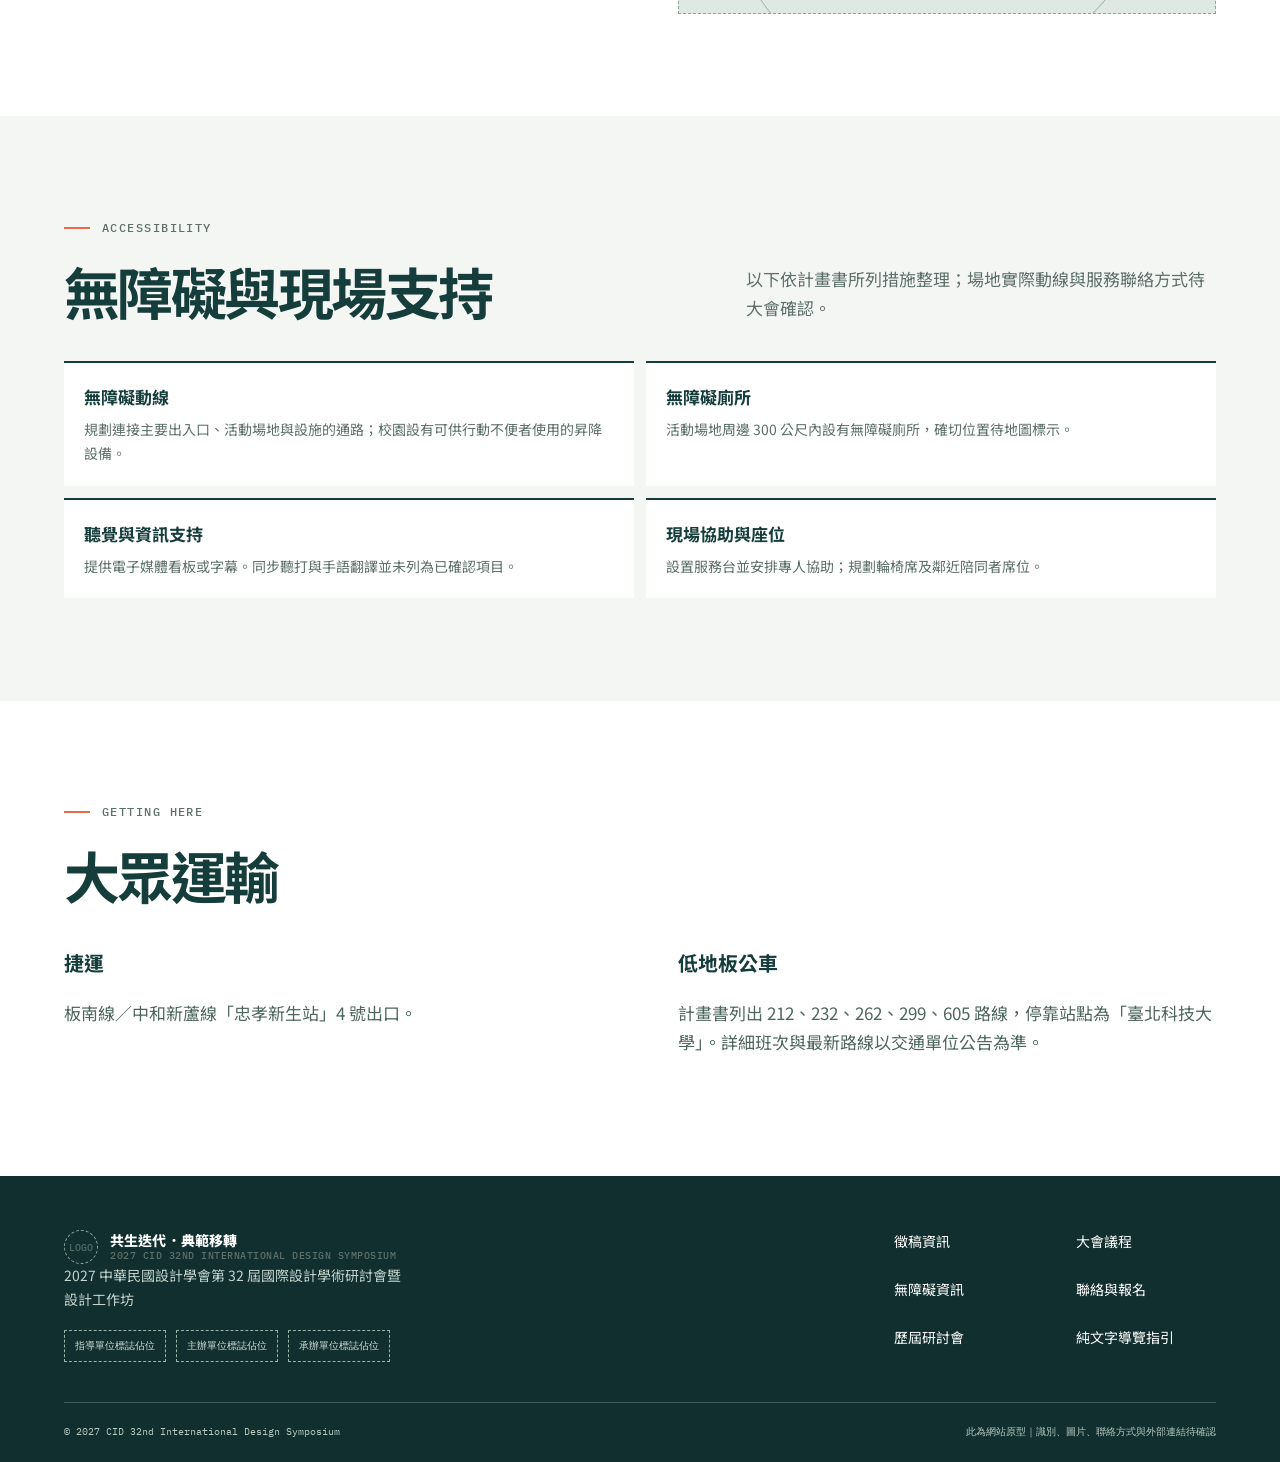
<file: venue.html>
<!doctype html>
<html lang="zh-Hant"><head><meta charset="utf-8"><meta name="viewport" content="width=device-width, initial-scale=1"><meta name="description" content="國立臺北科技大學會場資訊、交通與無障礙支持"><title>場地與無障礙｜共生迭代．典範移轉</title><link rel="stylesheet" href="site.css"></head>
<body data-page="venue"><div id="site-header"></div><main id="main">
  <section class="subhero"><div class="shell subhero-row"><div><div class="eyebrow">VENUE & ACCESSIBILITY</div><h1>抵達會場，<br>每一步都有指引。</h1><p class="intro">研討會與工作坊於國立臺北科技大學不同場館舉行。場地位置與無障礙資訊以文字列出，正式導覽圖待確認後補上。</p></div><div class="subhero-aside">TAIPEI TECH<br>TAIPEI, TAIWAN</div></div></section>
  <section class="section"><div class="shell"><div class="section-head"><div><div class="eyebrow">VENUE</div><h2>活動場地</h2></div><p>各場館之間步行與校園動線圖待現場確認。</p></div><div class="venue-grid"><article class="venue-card"><span class="label">05.21 · WORKSHOP</span><h3>光華館 4 樓 400 教室</h3><p>國際設計工作坊主要場地。</p></article><article class="venue-card"><span class="label">05.22 · KEYNOTE / REGISTRATION</span><h3>宏裕科技大樓 B1 國際會議廳</h3><p>研討會報到與上午專題演講場地。</p></article><article class="venue-card"><span class="label">05.22 · POSTER / LUNCH</span><h3>第六教學大樓 1 樓中庭</h3><p>午餐與海報論文發表場地。</p></article><article class="venue-card"><span class="label">05.22 · ORAL PRESENTATIONS</span><h3>第六教學大樓各教室</h3><p>口頭論文發表場地與教室編號待正式場次表公告。</p></article></div></div></section>
  <section class="section white"><div class="shell copy-grid"><div><div class="eyebrow">CAMPUS GUIDE</div><h2>校園導覽圖<br>圖片佔位</h2><p>正式地圖需標示活動建築、無障礙路線、坡道、電梯、無障礙廁所與服務台。</p></div><div class="map-placeholder" role="img" aria-label="北科大校園與無障礙設施配置圖佔位"><span>MAP / ACCESS ROUTE<br>校園導覽與無障礙設施配置圖待置入</span></div></div></section>
  <section class="section"><div class="shell"><div class="section-head"><div><div class="eyebrow">ACCESSIBILITY</div><h2>無障礙與現場支持</h2></div><p>以下依計畫書所列措施整理；場地實際動線與服務聯絡方式待大會確認。</p></div><div class="access-list"><article class="access-item"><strong>無障礙動線</strong><p>規劃連接主要出入口、活動場地與設施的通路；校園設有可供行動不便者使用的昇降設備。</p></article><article class="access-item"><strong>無障礙廁所</strong><p>活動場地周邊 300 公尺內設有無障礙廁所，確切位置待地圖標示。</p></article><article class="access-item"><strong>聽覺與資訊支持</strong><p>提供電子媒體看板或字幕。同步聽打與手語翻譯並未列為已確認項目。</p></article><article class="access-item"><strong>現場協助與座位</strong><p>設置服務台並安排專人協助；規劃輪椅席及鄰近陪同者席位。</p></article></div></div></section>
  <section class="section white"><div class="shell"><div class="section-head"><div><div class="eyebrow">GETTING HERE</div><h2>大眾運輸</h2></div></div><div class="copy-grid"><div><h3>捷運</h3><p>板南線／中和新蘆線「忠孝新生站」4 號出口。</p></div><div><h3>低地板公車</h3><p>計畫書列出 212、232、262、299、605 路線，停靠站點為「臺北科技大學」。詳細班次與最新路線以交通單位公告為準。</p></div></div></div></section>
</main><div id="site-footer"></div><div id="toast" class="toast" role="status" aria-live="polite"></div><script src="site.js"></script></body></html>
</file>
<file: site.css>
@import url('https://fonts.googleapis.com/css2?family=IBM+Plex+Mono:wght@400;500;600&family=Noto+Sans+TC:wght@400;500;600;700;800;900&display=swap');
:root{--ink:#153D3C;--paper:#F4F6F4;--white:#fff;--mist:#BFD5CC;--coral:#EC684A;--lime:#D4F064;--line:#d6dfda;--muted:#5d706b;--mono:'IBM Plex Mono',monospace;--sans:'Noto Sans TC','PingFang TC',sans-serif;--max:1220px;--gutter:clamp(20px,5vw,76px);--radius:4px}
*{box-sizing:border-box}html{scroll-behavior:smooth}body{margin:0;background:var(--paper);color:var(--ink);font-family:var(--sans);font-size:17px;line-height:1.7;text-wrap:pretty}a{color:inherit;text-decoration:none}button{font:inherit}img{display:block;max-width:100%}.skip-link{position:absolute;left:-9999px;top:0;background:var(--lime);padding:12px;z-index:100}.skip-link:focus{left:12px}.shell{width:min(var(--max),calc(100% - var(--gutter)*2));margin-inline:auto}.site-header{position:sticky;top:0;z-index:30;background:rgba(244,246,244,.96);backdrop-filter:blur(14px);border-bottom:1px solid var(--line)}.header-inner{min-height:82px;display:flex;align-items:center;justify-content:space-between;gap:28px}.wordmark{display:flex;align-items:center;gap:12px;min-width:180px;font-weight:800;font-size:14px;line-height:1.25;letter-spacing:.01em}.mark-placeholder{display:grid;place-items:center;width:34px;height:34px;border:1px dashed #8ca49c;border-radius:50%;font:500 10px var(--mono);color:#526b64}.wordmark small{display:block;font:500 10px/1.4 var(--mono);letter-spacing:.05em;color:var(--muted)}.main-nav{display:flex;align-items:center;gap:clamp(12px,1.8vw,27px);font-size:14px;font-weight:600}.main-nav a{padding:9px 0;position:relative;white-space:nowrap}.main-nav a:after{content:"";position:absolute;height:2px;left:0;right:100%;bottom:3px;background:var(--coral);transition:right .22s}.main-nav a:hover:after,.main-nav a[aria-current="page"]:after{right:0}.header-tools{display:flex;align-items:center;gap:10px}.lang-btn,.menu-btn{border:1px solid var(--line);background:transparent;color:var(--ink);padding:9px 12px;min-height:44px;cursor:pointer;font:600 12px var(--mono)}.cta-small{background:var(--ink);color:#fff;padding:11px 15px;min-height:44px;font-size:13px;font-weight:700;white-space:nowrap;transition:background .2s,transform .2s}.cta-small:hover{background:#245c56;transform:translateY(-1px)}.menu-btn{display:none}.hero{padding:clamp(42px,8vw,108px) 0 70px;overflow:hidden}.hero-grid{display:grid;grid-template-columns:minmax(0,1.1fr) minmax(300px,.9fr);gap:clamp(30px,6vw,90px);align-items:center}.eyebrow,.label{font:500 12px/1.5 var(--mono);letter-spacing:.12em;text-transform:uppercase;color:var(--muted)}.eyebrow{display:flex;align-items:center;gap:12px;margin-bottom:22px}.eyebrow:before{content:"";width:26px;height:2px;background:var(--coral)}h1,h2,h3,p{margin-top:0}h1{font-size:clamp(46px,7.4vw,100px);line-height:1.08;letter-spacing:-.055em;margin-bottom:22px;font-weight:800;max-width:10ch}h1 em{font-style:normal;color:var(--coral);white-space:nowrap}.hero-copy{max-width:610px;color:#445b55;font-size:clamp(17px,1.6vw,20px);line-height:1.8}.hero-meta{display:flex;gap:26px;flex-wrap:wrap;margin:30px 0;font:500 13px var(--mono)}.hero-meta span{display:flex;align-items:center;gap:9px}.hero-meta strong{font:700 14px var(--sans)}.hero-actions{display:flex;gap:12px;flex-wrap:wrap}.button{display:inline-flex;align-items:center;justify-content:center;gap:12px;min-height:52px;padding:13px 20px;background:var(--ink);color:#fff;font-size:14px;font-weight:700;border:1px solid var(--ink);transition:transform .2s,background .2s}.button:hover{transform:translateY(-2px);background:#245c56}.button.secondary{background:transparent;color:var(--ink)}.button.secondary:hover{background:#e8eee9}.button .arrow{font-size:18px;line-height:1}.hero-art{position:relative;min-height:440px;display:grid;place-items:center}.visual-placeholder{position:relative;isolation:isolate;display:flex;flex-direction:column;justify-content:space-between;overflow:hidden;width:100%;height:100%;min-height:410px;padding:20px;background:#dfe8e2;border:1px dashed #8da59d;color:var(--ink)}.visual-placeholder:before,.visual-placeholder:after{content:"";position:absolute;z-index:-1;border:1px solid rgba(21,61,60,.22);border-radius:50%;width:66%;aspect-ratio:1;left:16%;top:17%;transform:rotate(-27deg) scaleY(.46)}.visual-placeholder:after{width:49%;left:25%;top:27%;transform:rotate(30deg) scaleY(.6);border-color:rgba(236,104,74,.45)}.placeholder-tag{font:500 11px var(--mono);letter-spacing:.12em;text-transform:uppercase;display:flex;justify-content:space-between}.placeholder-core{align-self:center;text-align:center;font-size:clamp(27px,4vw,48px);line-height:1.12;font-weight:800;letter-spacing:-.04em}.placeholder-core small{display:block;font:500 11px/1.5 var(--mono);letter-spacing:.1em;margin-top:12px}.hero-sticker{position:absolute;right:-20px;bottom:24px;width:108px;height:108px;background:var(--lime);display:grid;place-items:center;text-align:center;border-radius:50%;font:600 11px/1.4 var(--mono);transform:rotate(9deg);box-shadow:0 12px 30px #153d3c1a}.section{padding:clamp(56px,8vw,108px) 0}.section.white{background:#fff}.section.dark{background:var(--ink);color:#fff}.section-head{display:flex;align-items:end;justify-content:space-between;gap:24px;margin-bottom:38px}.section-head h2{font-size:clamp(30px,4.5vw,56px);line-height:1.15;letter-spacing:-.045em;margin:8px 0 0;max-width:15ch}.section-head p{max-width:470px;color:var(--muted);margin:0}.dark .section-head p,.dark .eyebrow{color:#c2d1cb}.text-link{display:inline-flex;gap:10px;align-items:center;font-weight:700;font-size:14px;border-bottom:1px solid currentColor;padding-bottom:4px;white-space:nowrap}.grid-3{display:grid;grid-template-columns:repeat(3,1fr);gap:14px}.topic-card{display:flex;flex-direction:column;min-height:205px;background:#fff;border:1px solid var(--line);padding:24px;transition:transform .2s,border-color .2s}.topic-card:hover{transform:translateY(-4px);border-color:var(--ink)}.topic-index{font:500 11px var(--mono);color:var(--coral);letter-spacing:.1em}.topic-card h3{font-size:20px;margin:23px 0 7px;letter-spacing:-.03em}.topic-card p{font-size:15px;color:var(--muted);margin:0}.topic-card .en{font:500 10px/1.5 var(--mono);color:#71827d;margin-top:auto;padding-top:18px;letter-spacing:.03em}.date-band{background:var(--lime);padding:30px 0}.date-row{display:grid;grid-template-columns:repeat(4,1fr);gap:10px}.date-cell{padding:8px 18px;border-left:1px solid rgba(21,61,60,.32)}.date-cell:first-child{border:0}.date-cell time{font:600 15px var(--mono)}.date-cell span{display:block;font-size:13px;margin-top:4px}.news-list{display:grid;grid-template-columns:repeat(3,1fr);gap:18px}.news-item{border-top:1px solid var(--line);padding-top:18px}.news-item time{font:500 11px var(--mono);color:var(--muted)}.news-item h3{font-size:18px;line-height:1.5;margin:10px 0}.news-item p{font-size:14px;color:var(--muted);margin:0}.subhero{padding:clamp(54px,8vw,100px) 0 55px;border-bottom:1px solid var(--line)}.subhero h1{font-size:clamp(42px,6vw,78px);max-width:14ch;margin:16px 0}.subhero .intro{max-width:690px;font-size:18px;color:#4e665f;line-height:1.8;margin:0}.subhero-row{display:flex;justify-content:space-between;align-items:end;gap:32px}.subhero-aside{font:500 12px/1.7 var(--mono);text-align:right;color:var(--muted);white-space:nowrap}.copy-grid{display:grid;grid-template-columns:1fr 1fr;gap:clamp(25px,6vw,90px);align-items:start}.copy-grid h2{font-size:clamp(28px,4vw,46px);line-height:1.25;letter-spacing:-.04em}.copy-grid p{color:#4e665f;max-width:650px}.quote-panel{padding:30px;background:var(--mist);font-size:clamp(22px,3vw,34px);line-height:1.5;font-weight:700;letter-spacing:-.03em}.committee-strip{display:grid;grid-template-columns:repeat(3,1fr);border-top:1px solid var(--line);border-bottom:1px solid var(--line)}.committee-strip div{padding:24px 20px;border-right:1px solid var(--line)}.committee-strip div:first-child{padding-left:0}.committee-strip div:last-child{border:0}.committee-strip small{display:block;font:500 11px var(--mono);color:var(--muted);margin-bottom:9px}.committee-strip strong{font-size:17px}.content-layout{display:grid;grid-template-columns:minmax(0,1fr) 280px;gap:52px;align-items:start}.side-note{position:sticky;top:110px;border-top:3px solid var(--coral);padding:18px;background:#fff;font-size:14px;color:var(--muted)}.side-note strong{display:block;color:var(--ink);margin-bottom:8px}.topic-list{display:grid;grid-template-columns:1fr 1fr;gap:12px}.topic-detail{padding:24px;background:#fff;border:1px solid var(--line)}.topic-detail h3{font-size:19px;margin:10px 0}.topic-detail p{font-size:15px;color:var(--muted);margin:0}.resource-row{display:flex;align-items:center;justify-content:space-between;gap:20px;padding:20px 0;border-bottom:1px solid var(--line)}.resource-row strong{display:block}.resource-row span{font-size:14px;color:var(--muted)}.status-pill{font:500 10px var(--mono);letter-spacing:.04em;background:#ebefec;padding:7px 10px;white-space:nowrap}.speaker-grid{display:grid;grid-template-columns:1fr 1fr;gap:18px}.speaker-card{display:grid;grid-template-columns:155px 1fr;background:#fff;border:1px solid var(--line);min-height:250px}.speaker-img{min-height:100%;background:#dfe8e2;border-right:1px dashed #8da59d;display:grid;place-items:center;text-align:center;padding:15px;color:#58716a;font:500 10px/1.5 var(--mono)}.speaker-info{padding:24px}.speaker-info .label{color:var(--coral)}.speaker-info h3{font-size:23px;line-height:1.3;margin:10px 0 4px}.speaker-info .roman{font:500 11px var(--mono);color:var(--muted)}.speaker-info p{font-size:14px;color:#526960;margin:15px 0 0}.workshop-grid{display:grid;grid-template-columns:repeat(2,1fr);gap:15px}.workshop-card{padding:26px;background:var(--ink);color:#fff;min-height:210px}.workshop-card:nth-child(2){background:#dce8e0;color:var(--ink)}.workshop-card h3{font-size:23px;margin:22px 0 8px}.workshop-card p{font-size:15px;opacity:.82;margin:0}.schedule-tabs{display:flex;gap:10px;margin-bottom:20px}.schedule-tabs a{padding:12px 18px;background:#e6ece8;font-weight:700;font-size:14px}.schedule-tabs a:hover{background:var(--lime)}.schedule-title{display:flex;justify-content:space-between;align-items:end;margin:30px 0 12px}.schedule-title h2{font-size:28px;margin:0}.schedule-title span{font:500 11px var(--mono);color:var(--muted)}table{width:100%;border-collapse:collapse;background:#fff;font-size:15px}caption{text-align:left;padding:14px 16px;font-weight:700;background:#e7efea}th,td{text-align:left;vertical-align:top;border-bottom:1px solid var(--line);padding:14px 16px}th{font-size:12px;color:#526960;letter-spacing:.04em;background:#f8faf8}td:first-child{font:500 13px var(--mono);white-space:nowrap}.schedule-note{font-size:13px;color:var(--muted);margin:14px 0}.venue-grid{display:grid;grid-template-columns:1fr 1fr;gap:14px}.venue-card{background:#fff;padding:23px;border:1px solid var(--line)}.venue-card h3{margin:8px 0;font-size:20px}.venue-card p{font-size:15px;color:var(--muted);margin:0}.map-placeholder{min-height:320px;background:#dfe8e2;border:1px dashed #8da59d;display:grid;place-items:center;text-align:center;padding:24px;color:#526b64;font:500 12px/1.7 var(--mono);position:relative;overflow:hidden}.map-placeholder:before{content:"";position:absolute;width:80%;height:150%;border:1px solid #a6bbb3;transform:rotate(34deg);border-radius:50%}.map-placeholder span{position:relative;background:#dfe8e2;padding:8px 12px}.access-list{display:grid;grid-template-columns:repeat(2,1fr);gap:12px}.access-item{padding:20px;background:#fff;border-top:2px solid var(--ink)}.access-item strong{display:block;margin-bottom:6px}.access-item p{font-size:14px;color:var(--muted);margin:0}.registration-card{background:var(--ink);color:#fff;padding:clamp(25px,5vw,55px);display:grid;grid-template-columns:1.1fr .9fr;gap:40px}.registration-card h2{font-size:clamp(30px,4vw,48px);line-height:1.2;margin:12px 0}.registration-card p{color:#d6e2dc}.fee-placeholder{border:1px dashed #a5bcb2;padding:24px;display:grid;place-items:center;text-align:center;min-height:190px;color:#e1ede6}.contact-card{display:flex;flex-wrap:wrap;gap:25px;margin-top:25px}.contact-card div{min-width:180px}.contact-card small{display:block;font:500 11px var(--mono);color:var(--muted);margin-bottom:5px}.site-footer{background:#102f2e;color:#fff;padding:54px 0 22px}.footer-top{display:flex;justify-content:space-between;gap:45px;padding-bottom:40px;border-bottom:1px solid #ffffff36}.footer-brand{max-width:350px}.footer-brand p{font-size:14px;color:#c3d4cc}.footer-links{display:grid;grid-template-columns:repeat(2,minmax(140px,1fr));gap:12px 42px;font-size:14px}.footer-bottom{display:flex;justify-content:space-between;gap:20px;padding-top:20px;color:#b7c9c1;font:400 10px/1.7 var(--mono)}.logos-placeholder{display:flex;gap:10px;flex-wrap:wrap;margin-top:18px}.logo-chip{border:1px dashed #98b4a7;padding:8px 10px;font:500 10px var(--mono);color:#d1ddd7}.toast{position:fixed;z-index:100;left:50%;bottom:24px;transform:translate(-50%,20px);opacity:0;pointer-events:none;background:var(--ink);color:white;padding:13px 18px;font-size:14px;box-shadow:0 8px 30px #102f2e33;transition:opacity .2s,transform .2s}.toast.show{opacity:1;transform:translate(-50%,0)}:focus-visible{outline:3px solid var(--coral);outline-offset:3px}.prototype-note{background:#f1f3ef;border-left:3px solid var(--coral);padding:14px 16px;font-size:13px;color:#526960;margin-top:20px}.en-pending{display:none}.english .en-pending{display:inline-block}.english .main-nav{font-size:12px}
@media(max-width:1050px){.header-inner{gap:16px}.wordmark{min-width:auto}.main-nav{gap:12px;font-size:12px}.cta-small{display:none}.content-layout{grid-template-columns:1fr 235px;gap:30px}}
@media(max-width:820px){.header-inner{min-height:72px}.menu-btn{display:inline-flex;align-items:center;justify-content:center}.main-nav{display:none;position:absolute;left:0;right:0;top:72px;background:var(--paper);padding:12px var(--gutter) 22px;border-bottom:1px solid var(--line);flex-direction:column;align-items:stretch;gap:0}.main-nav.open{display:flex}.main-nav a{padding:12px 0;border-bottom:1px solid var(--line);font-size:15px}.hero-grid{grid-template-columns:1fr}.hero-art{min-height:330px}.visual-placeholder{min-height:330px}.grid-3{grid-template-columns:repeat(2,1fr)}.content-layout{grid-template-columns:1fr}.side-note{position:static}.section-head{align-items:start;flex-direction:column}.registration-card{grid-template-columns:1fr}.subhero-row{align-items:start;flex-direction:column}.subhero-aside{text-align:left}}
@media(max-width:560px){body{font-size:16px}.shell{width:calc(100% - 36px)}.wordmark{font-size:12px}.wordmark small{font-size:9px}.header-tools{gap:6px}.lang-btn,.menu-btn{padding:8px 10px}.hero{padding-top:40px}.hero-art{min-height:285px}.visual-placeholder{min-height:285px}.hero-sticker{width:82px;height:82px;right:-9px;bottom:12px;font-size:9px}.hero-meta{gap:12px 20px}.grid-3,.news-list,.topic-list,.speaker-grid,.workshop-grid,.venue-grid,.access-list{grid-template-columns:1fr}.topic-card{min-height:170px}.date-band{padding:16px 0}.date-row{grid-template-columns:repeat(2,1fr);gap:7px}.date-cell{padding:10px 11px}.date-cell:nth-child(3){border-left:0}.committee-strip{grid-template-columns:1fr}.committee-strip div,.committee-strip div:first-child{padding:17px 0;border-right:0;border-bottom:1px solid var(--line)}.committee-strip div:last-child{border:0}.speaker-card{grid-template-columns:105px 1fr}.speaker-info{padding:17px}.speaker-info h3{font-size:20px}th,td{padding:10px 9px;font-size:13px}.schedule-title{align-items:start;flex-direction:column}.schedule-tabs a{padding:11px 12px}.footer-top,.footer-bottom{flex-direction:column}.footer-links{grid-template-columns:repeat(2,1fr)}.map-placeholder{min-height:250px}.registration-card{padding:25px}.placeholder-core{font-size:29px}}
@media(prefers-reduced-motion:reduce){html{scroll-behavior:auto}*,*:before,*:after{transition:none!important;animation:none!important}}
</file>
